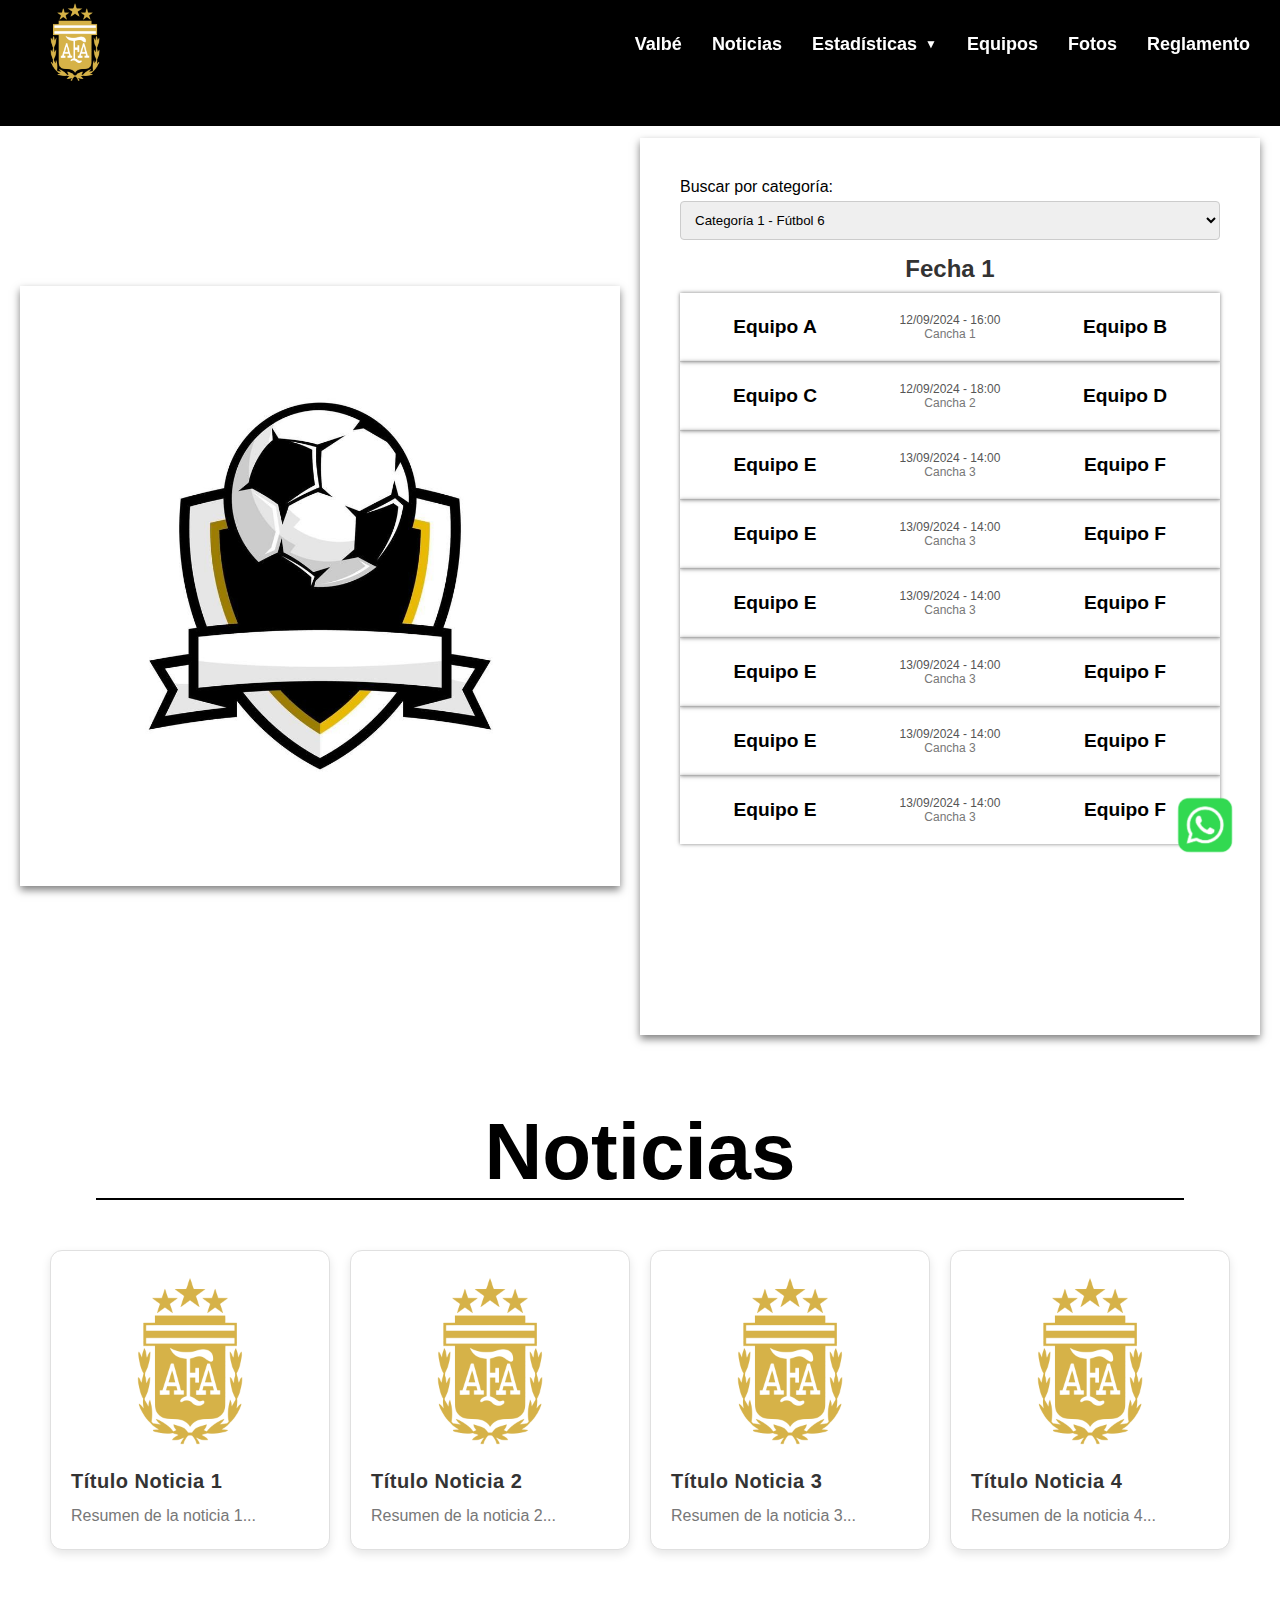
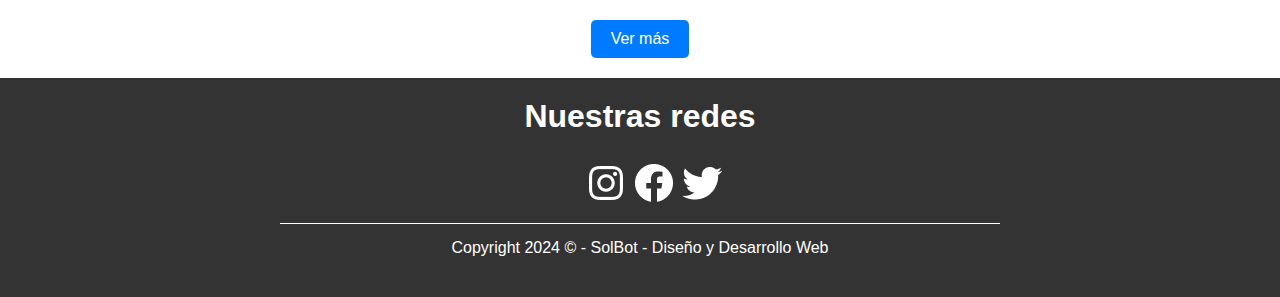
<file: index.html>
<!DOCTYPE html>
<html lang="es">
<head>
    <meta charset="UTF-8">
    <meta name="viewport" content="width=device-width, initial-scale=1.0">
    <title>Complejo Valbé</title>
    <link rel="stylesheet" href="styles.css">
</head>
<style>
    .titulo_noticia{
        display: block;
        margin-top: 80px;
        text-align: center;
        font-size: 80px;
    }



</style>
<body>
    <header>
        <div class="overlay"></div>
        <nav>
            <div class="logo">
                <img src="imagenes/Seleccion-de-futbol-de-Argentina-Logo.png" alt="Logo del torneo">
            </div>
            <ul class="menu">
                <li><a href="index.html">Valbé</a></li>
                <li><a href="noticias.html">Noticias</a></li>
                <li class="has-submenu"><a href="#estadisticas">Estadísticas</a>
                    <ul class="submenu">
                        <li><a href="categoriaA_F6.html" target="">Categoría "A" - Fútbol 6</a></li>
                        <li><a href="categoriaB_F6.html" target="">Categoría "B" - Fútbol 6</a></li>
                        <li><a href="categoriaA_F9.html" target="">Categoría "A" - Fútbol 9</a></li>
                        <li><a href="categoriaB_F9.html" target="">Categoría "B" - Fútbol 9</a></li> 
                    </ul>
                </li>
                <li><a href="equipos.html">Equipos</a></li>
                <li><a href="fotos.html">Fotos</a></li>
                <li><a href="reglamento.html">Reglamento</a></li>
            </ul>
        </nav>
    </header>

    <section class="logo_fixture">
        <div class="logo_principal">
            <img class="logo_p" src="imagenes/Logo.jpg" alt="Logo del torneo">
        </div>
        <div class="fixture">
            <div class="buscador">
                <label for="categoria">Buscar por categoría:</label>
                <select id="categoria">
                    <option value="categoria1">Categoría 1 - Fútbol 6</option>
                    <option value="categoria2">Categoría 2 - Fútbol 6</option>
                    <option value="categoria3">Categoría 1 - Fútbol 9</option>
                    <option value="categoria3">Categoría 2 - Fútbol 9</option>
                </select>
            </div>
        
            <div class="fixture-lista">
                <h2>Fecha 1</h2>
                <div class="fixture-item">
                    <div class="equipo-left">Equipo A</div>
                    <div class="fixture-info">
                        <p class="fecha-hora">12/09/2024 - 16:00</p>
                        <p class="cancha">Cancha 1</p>
                    </div>
                    <div class="equipo-right">Equipo B</div>
                </div>
                
                <div class="fixture-item">
                    <div class="equipo-left">Equipo C</div>
                    <div class="fixture-info">
                        <p class="fecha-hora">12/09/2024 - 18:00</p>
                        <p class="cancha">Cancha 2</p>
                    </div>
                    <div class="equipo-right">Equipo D</div>
                </div>
                
                <div class="fixture-item">
                    <div class="equipo-left">Equipo E</div>
                    <div class="fixture-info">
                        <p class="fecha-hora">13/09/2024 - 14:00</p>
                        <p class="cancha">Cancha 3</p>
                    </div>
                    <div class="equipo-right">Equipo F</div>
                </div>

                <div class="fixture-item">
                    <div class="equipo-left">Equipo E</div>
                    <div class="fixture-info">
                        <p class="fecha-hora">13/09/2024 - 14:00</p>
                        <p class="cancha">Cancha 3</p>
                    </div>
                    <div class="equipo-right">Equipo F</div>
                </div>

                <div class="fixture-item">
                    <div class="equipo-left">Equipo E</div>
                    <div class="fixture-info">
                        <p class="fecha-hora">13/09/2024 - 14:00</p>
                        <p class="cancha">Cancha 3</p>
                    </div>
                    <div class="equipo-right">Equipo F</div>
                </div>

                <div class="fixture-item">
                    <div class="equipo-left">Equipo E</div>
                    <div class="fixture-info">
                        <p class="fecha-hora">13/09/2024 - 14:00</p>
                        <p class="cancha">Cancha 3</p>
                    </div>
                    <div class="equipo-right">Equipo F</div>
                </div>

                <div class="fixture-item">
                    <div class="equipo-left">Equipo E</div>
                    <div class="fixture-info">
                        <p class="fecha-hora">13/09/2024 - 14:00</p>
                        <p class="cancha">Cancha 3</p>
                    </div>
                    <div class="equipo-right">Equipo F</div>
                </div>

                <div class="fixture-item">
                    <div class="equipo-left">Equipo E</div>
                    <div class="fixture-info">
                        <p class="fecha-hora">13/09/2024 - 14:00</p>
                        <p class="cancha">Cancha 3</p>
                    </div>
                    <div class="equipo-right">Equipo F</div>
                </div>
        
                <!-- Resto de los fixtures -->
            </div>
        </div>
        
        </div>
    </section>

    <h1 class="titulo_noticia">Noticias</h1>
    <hr>
    <section class="noticias-seccion">
        <div class="noticias">
            <!-- Noticias (agrega contenido dinámico aquí) -->
            <div class="noticia" onclick="openModal('modal1')">
                <img src="imagenes/Seleccion-de-futbol-de-Argentina-Logo.png" alt="Noticia 1">
                <h3>Título Noticia 1</h3>
                <p>Resumen de la noticia 1...</p>
            </div>
            <div class="noticia" onclick="openModal('modal2')">
                <img src="imagenes/Seleccion-de-futbol-de-Argentina-Logo.png" alt="Noticia 2">
                <h3>Título Noticia 2</h3>
                <p>Resumen de la noticia 2...</p>
            </div>
            <div class="noticia" onclick="openModal('modal3')">
                <img src="imagenes/Seleccion-de-futbol-de-Argentina-Logo.png" alt="Noticia 3">
                <h3>Título Noticia 3</h3>
                <p>Resumen de la noticia 3...</p>
            </div>
            <div class="noticia" onclick="openModal('modal4')">
                <img src="imagenes/Seleccion-de-futbol-de-Argentina-Logo.png" alt="Noticia 4">
                <h3>Título Noticia 4</h3>
                <p>Resumen de la noticia 4...</p>
            </div>
        </div>
    </section>

    <!-- Modales -->
    <div id="modal1" class="modal">
        <div class="modal-content">
            <span class="close" onclick="closeModal('modal1')">&times;</span>
            <img src="imagenes/Seleccion-de-futbol-de-Argentina-Logo.png" alt="Noticia 1">
            <h3>Título Noticia 1</h3>
            <p>Detalle completo de la noticia 1...</p>
        </div>
    </div>
    <div id="modal2" class="modal">
        <div class="modal-content">
            <span class="close" onclick="closeModal('modal2')">&times;</span>
            <img src="imagenes/Seleccion-de-futbol-de-Argentina-Logo.png" alt="Noticia 2">
            <h3>Título Noticia 1</h3>
            <p>Detalle completo de la noticia 1...</p>
        </div>
    </div>
    <div id="modal3" class="modal">
        <div class="modal-content">
            <span class="close" onclick="closeModal('modal3')">&times;</span>
            <img src="imagenes/Seleccion-de-futbol-de-Argentina-Logo.png" alt="Noticia 3">
            <h3>Título Noticia 1</h3>
            <p>Detalle completo de la noticia 1...</p>
        </div>
    </div>
    <div id="modal4" class="modal">
        <div class="modal-content">
            <span class="close" onclick="closeModal('modal4')">&times;</span>
            <img src="imagenes/Seleccion-de-futbol-de-Argentina-Logo.png" alt="Noticia 4">
            <h3>Título Noticia 4</h3>
            <p>Detalle completo de la noticia 4...</p>
        </div>
    </div>
    <!-- Agrega más modales según sea necesario -->

    <button id="toggle-ver" onclick="mostrarMas()">Ver más</button>
    

    <footer class="footer container" id="contacto">
        <h2>Nuestras redes</h2>
        <div class="linkredes">
            <a href="#" class="ig" target="_blank"> <img src="imagenes/instagram_white_28dp.png" alt=""></a> 
            <a href="#" class="fb" target="_blank"> <img src="imagenes/facebook_white_28dp.png" alt=""></a> 
            <a href="#" class="twt" target="_blank"> <img src="imagenes/twitter_white_28dp.png" alt=""></a> 
        </div>

        <div class="footer-txt">
            <p>
                <hr>
                Copyright 2024 © - SolBot - Diseño y Desarrollo Web
            </p>
        </div>
    </footer>

    <a href="https://wa.me/54" class="btn-wsp" target="_blank">
        <img src="imagenes/wpp.webp" alt="WhatsApp">
    </a>

    <script>
        function openModal(modalId) {
            document.getElementById(modalId).style.display = 'block';
        }

        function closeModal(modalId) {
            document.getElementById(modalId).style.display = 'none';
        }

        // Cambiar la clase del nav en base al scroll
        window.addEventListener('scroll', function() {
            const nav = document.querySelector('nav');
            if (window.scrollY > 50) {
                nav.classList.add('scrolled');
                nav.classList.remove('transparent');
            } else {
                nav.classList.add('transparent');
                nav.classList.remove('scrolled');
            }
        });

        document.getElementById("toggle-ver").addEventListener("click", function() {
  // Selecciona las noticias ocultas y las visibles
  var hiddenElements = document.querySelectorAll(".blog-1.hidden");
  var visibleElements = document.querySelectorAll(".blog-1:not(.hidden)");

  if (this.textContent === "Ver más") {
      // Si el texto del botón es "Ver más", muestra las noticias ocultas
      hiddenElements.forEach(function(element) {
          element.classList.remove("hidden");
      });
      this.textContent = "Ver menos";
  } else {
      // Si el texto del botón es "Ver menos", oculta las noticias después de la cuarta
      visibleElements.forEach(function(element, index) {
          if (index >= 4) {
              element.classList.add("hidden");
          }
      });
      this.textContent = "Ver más";
  }
});

// Al cargar la página, asegúrate de que las noticias después de la cuarta estén ocultas
window.addEventListener("DOMContentLoaded", function() {
  var blogElements = document.querySelectorAll(".blog-1");
  blogElements.forEach(function(element, index) {
      if (index >= 4) {
          element.classList.add("hidden");
      }
  });
});
    </script>
</body>
</html>
</file>
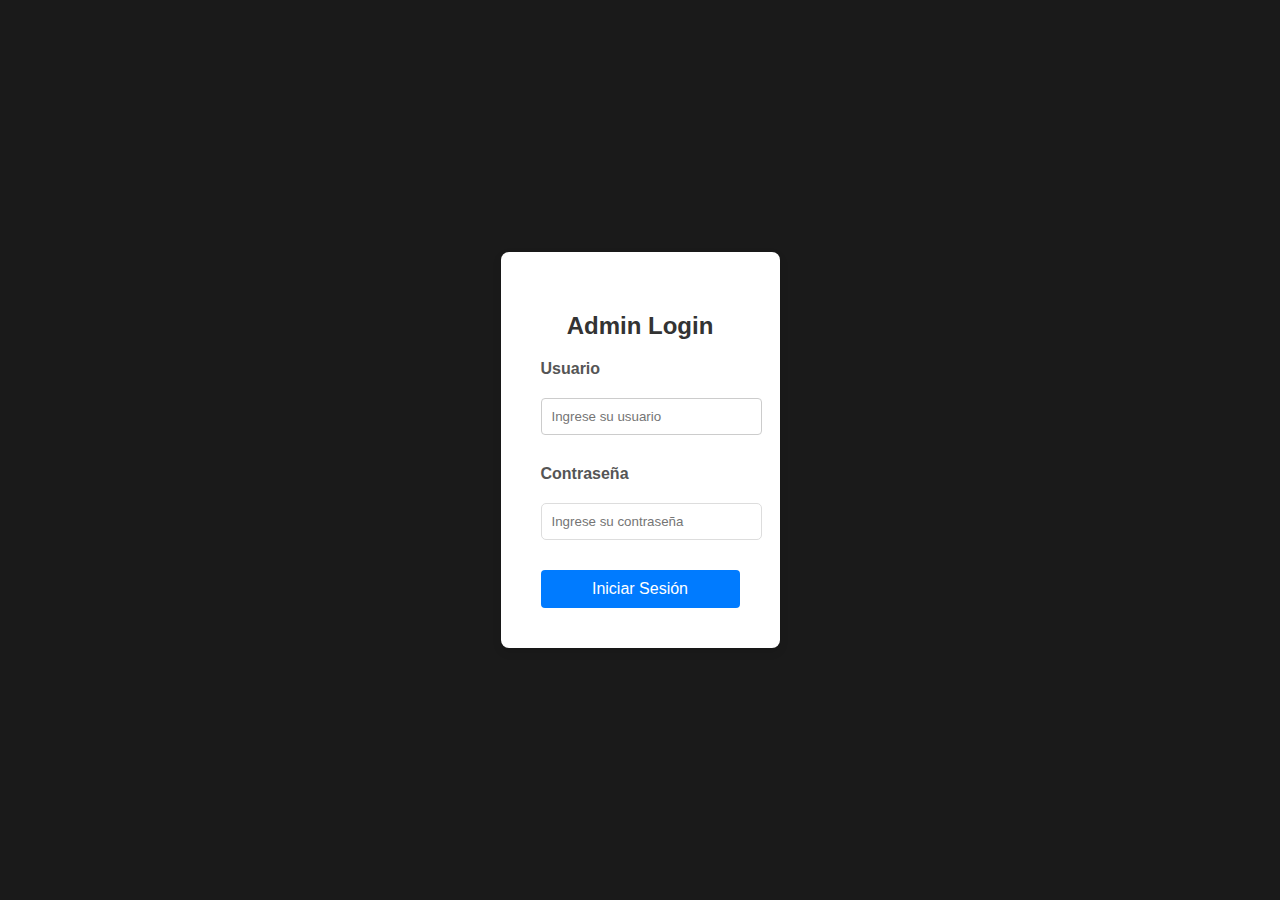
<file: administrador.html>
<!DOCTYPE html>
<html lang="es">
<head>
    <meta charset="UTF-8">
    <meta name="viewport" content="width=device-width, initial-scale=1.0">
    <title>Admin - Complejo Valbé</title>
    <link rel="stylesheet" href="admin-styles.css">
</head>
<body>

    <!-- Sección de Login -->
    <section class="login-section" id="loginSection">
        <div class="login-container">
            <h2>Admin Login</h2>
            <form id="loginForm">
                <label for="username">Usuario</label>
                <input type="text" id="username" placeholder="Ingrese su usuario" required>
                
                <label for="password">Contraseña</label>
                <input type="password" id="password" placeholder="Ingrese su contraseña" required>
                
                <button type="submit">Iniciar Sesión</button>
            </form>
        </div>
    </section>

    <!-- Panel de Administración -->
    <section class="admin-panel" id="adminPanel" style="display: none;">
        <nav class="admin-nav">
            <h2>Panel de Administración</h2>
            <ul>
                <li><a href="#" onclick="showSection('fixtureSection')">Gestionar Fixture</a></li>
                <li><a href="#" onclick="showSection('photosSection')">Subir Fotos</a></li>
                <li><a href="#" onclick="showSection('newsSection')">Gestionar Noticias</a></li>
            </ul>
            <button onclick="logout()">Cerrar Sesión</button>
        </nav>

        <div class="admin-content">
            <!-- Sección de Fixture -->
            <div id="fixtureSection" class="admin-section" style="display: none;">
                <h3>Gestionar Fixture</h3>
                <form id="fixtureForm">
                    <label for="fixture-category">Categoría</label>
                    <select id="fixture-category" required>
                        <option value="" disabled selected>Selecciona una categoría</option>
                        <option value="categoriaA">Categoría A</option>
                        <option value="categoriaB">Categoría B</option>
                        <!-- Agrega más categorías si es necesario -->
                    </select>
                    
                    <label for="fixture-date">Fecha</label>
                    <input type="date" id="fixture-date" required>

                    <label for="fixture-time">Hora</label>
                    <input type="time" id="fixture-time" required>

                    <label for="fixture-teams">Equipo "A"</label>
                    <select id="fixture-teams" required>
                        <option value="" disabled selected>Selecciona un equipo</option>
                        <option value="equipo1">Equipo 1</option>
                        <option value="equipo2">Equipo 2</option>
                        <option value="equipo3">Equipo 3</option>
                        <!-- Agrega más equipos según sea necesario -->
                    </select>

                    <label for="fixture-teams-opponent">Equipo "B"</label>
                    <select id="fixture-teams-opponent" required>
                        <option value="" disabled selected>Selecciona el equipo contrario</option>
                        <option value="equipo1">Equipo 1</option>
                        <option value="equipo2">Equipo 2</option>
                        <option value="equipo3">Equipo 3</option>
                        <!-- Agrega más equipos según sea necesario -->
                    </select>

                    <label for="fixture-court">Cancha</label>
                    <select id="fixture-court" required>
                        <option value="" disabled selected>Selecciona una cancha</option>
                        <option value="cancha1">Cancha 1</option>
                        <option value="cancha2">Cancha 2</option>
                        <option value="cancha3">Cancha 3</option>
                        <!-- Agrega más canchas si es necesario -->
                    </select>

                    <button type="submit">Guardar Fixture</button>
                </form>

                <!-- Sección para mostrar partidos cargados -->
                <div id="fixturesList" class="fixtures-list">
                    <h4>Partidos Cargados</h4>
                    <div id="categoriaASection" class="category-section">
                        <h5>Categoría A</h5>
                        <table class="fixturesTable">
                            <thead>
                                <tr>
                                    <th>Fecha</th>
                                    <th>Hora</th>
                                    <th>Cancha</th>
                                    <th>Equipo A</th>
                                    <th>Equipo B</th>
                                </tr>
                            </thead>
                            <tbody id="categoriaATableBody">
                                <!-- Los partidos de Categoría A se agregarán aquí -->
                            </tbody>
                        </table>
                    </div>

                    <div id="categoriaBSection" class="category-section">
                        <h5>Categoría B</h5>
                        <table class="fixturesTable">
                            <thead>
                                <tr>
                                    <th>Fecha</th>
                                    <th>Hora</th>
                                    <th>Cancha</th>
                                    <th>Equipo A</th>
                                    <th>Equipo B</th>
                                </tr>
                            </thead>
                            <tbody id="categoriaBTableBody">
                                <!-- Los partidos de Categoría B se agregarán aquí -->
                            </tbody>
                        </table>
                    </div>
                </div>
            </div>




            <!-- Sección de Fotos -->
            <div id="photosSection" class="admin-section" style="display: none;">
                <h3>Subir Fotos</h3>
                <form enctype="multipart/form-data">
                    <label for="photo-title">Título</label>
                    <input type="text" id="photo-title" placeholder="Título de la colección" required>

                    <label for="photo-date">Fecha</label>
                    <input type="date" id="photo-date" required>

                    <label for="photo-upload">Seleccionar Fotos</label>
                    <input type="file" id="photo-upload" multiple required>

                    <button type="submit">Subir Fotos</button>
                </form>
            </div>

            <!-- Sección de Noticias -->
            <div id="newsSection" class="admin-section" style="display: none;">
                <h3>Gestionar Noticias</h3>
                <form enctype="multipart/form-data">
                    <label for="news-title">Título</label>
                    <input type="text" id="news-title" placeholder="Título de la noticia" required>

                    <label for="news-image">Foto</label>
                    <input type="file" id="news-image" accept="image/*" required>

                    <label for="news-summary">Resumen</label>
                    <textarea id="news-summary" placeholder="Resumen de la noticia" rows="3" required></textarea>

                    <label for="news-content">Noticia Completa</label>
                    <textarea id="news-content" placeholder="Contenido de la noticia" rows="6" required></textarea>

                    <button type="submit">Guardar Noticia</button>
                </form>
            </div>

        </div>
    </section>

    <script>
        // Simulación de Login
        document.getElementById('loginForm').addEventListener('submit', function(e) {
            e.preventDefault();
            var username = document.getElementById('username').value;
            var password = document.getElementById('password').value;

            // Validación simple
            if (username === "admin" && password === "1234") {
                document.getElementById('loginSection').style.display = 'none';
                document.getElementById('adminPanel').style.display = 'flex';
            } else {
                alert("Usuario o contraseña incorrectos");
            }
        });

        // Mostrar sección
        function showSection(sectionId) {
            var sections = document.querySelectorAll('.admin-section');
            sections.forEach(function(section) {
                section.style.display = 'none';
            });
            document.getElementById(sectionId).style.display = 'block';
        }

        // Cerrar sesión
        function logout() {
            document.getElementById('adminPanel').style.display = 'none';
            document.getElementById('loginSection').style.display = 'flex';
        }

        document.getElementById('fixtureForm').addEventListener('submit', function(event) {
    event.preventDefault(); // Evita el envío del formulario

    // Obtén los valores del formulario
    const category = document.getElementById('fixture-category').value;
    const date = document.getElementById('fixture-date').value;
    const time = document.getElementById('fixture-time').value;
    const teamA = document.getElementById('fixture-teams').value;
    const teamB = document.getElementById('fixture-teams-opponent').value;
    const court = document.getElementById('fixture-court').value;

    // Selecciona la tabla correcta según la categoría
    let tableBodyId;
    if (category === 'categoriaA') {
        tableBodyId = 'categoriaATableBody';
    } else if (category === 'categoriaB') {
        tableBodyId = 'categoriaBTableBody';
    }

    if (tableBodyId) {
        // Crea una nueva fila para la tabla
        const newRow = document.createElement('tr');
        newRow.innerHTML = `
            <td>${date}</td>
            <td>${time}</td>
            <td>${court}</td>
            <td>${teamA}</td>
            <td>${teamB}</td>
        `;

        // Agrega la fila a la tabla correspondiente
        document.getElementById(tableBodyId).appendChild(newRow);

        // Limpia el formulario después de agregar el partido
        this.reset();
    }
});

    </script>

</body>
</html>
</file>
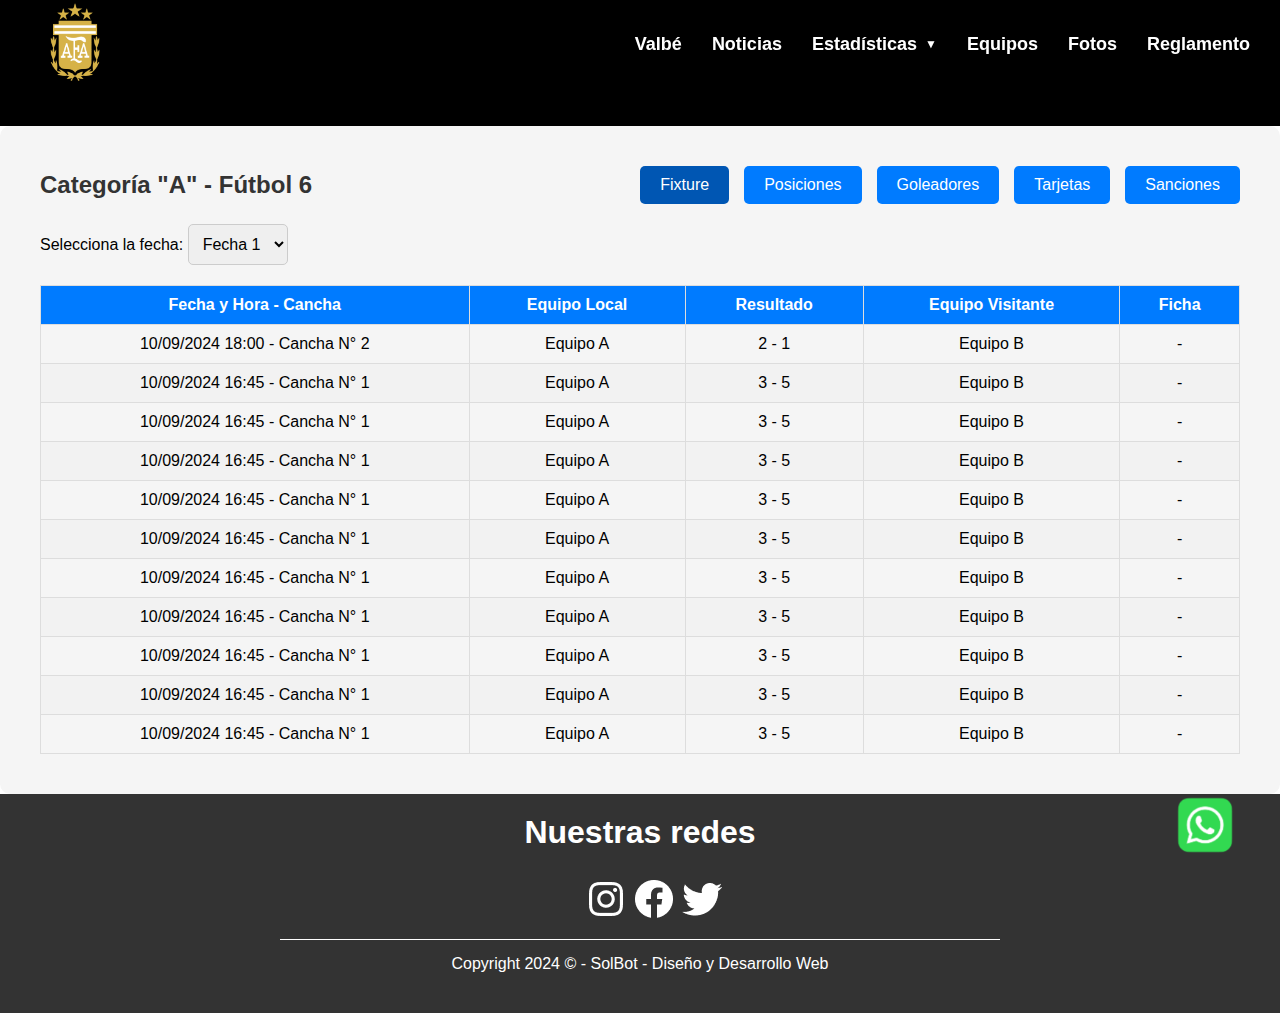
<file: categoriaA_F6.html>
<!DOCTYPE html>
<html lang="es">
<head>
    <meta charset="UTF-8">
    <meta name="viewport" content="width=device-width, initial-scale=1.0">
    <title>Complejo Valbé</title>
    <link rel="stylesheet" href="styles.css">
</head>
<style>
.categoria-section {
  background-color: #f5f5f5;
  padding: 40px;
  border-radius: 10px;
  display: block;
}

</style>
<body>
    <header>
        
        <nav>
            <div class="logo">
                <img src="imagenes/Seleccion-de-futbol-de-Argentina-Logo.png" alt="Logo del torneo">
            </div>
            <ul class="menu">
                <li><a href="index.html">Valbé</a></li>
                <li><a href="noticias.html">Noticias</a></li>
                <li class="has-submenu"><a href="#estadisticas">Estadísticas</a>
                    <ul class="submenu">
                        <li><a href="categoriaA_F6.html" target="">Categoría "A" - Fútbol 6</a></li>
                        <li><a href="categoriaB_F6.html" target="">Categoría "B" - Fútbol 6</a></li>
                        <li><a href="categoriaA_F9.html" target="">Categoría "A" - Fútbol 9</a></li>
                        <li><a href="categoriaB_F9.html" target="">Categoría "B" - Fútbol 9</a></li> 
                    </ul>
                </li>
                <li><a href="equipos.html">Equipos</a></li>
                <li><a href="fotos.html">Fotos</a></li>
                <li><a href="reglamento.html">Reglamento</a></li>
            </ul>
        </nav>
    </header>

    <!-- Nueva sección entre el header y el footer -->
    <section class="categoria-section">
        <div class="categoria-header">
            <h2>Categoría "A" - Fútbol 6</h2>
            <div class="menu-selectable">
                <button data-tab="fixture" class="active">Fixture</button>
                <button data-tab="posiciones">Posiciones</button>
                <button data-tab="goleadores">Goleadores</button>
                <button data-tab="tarjetas">Tarjetas</button>
                <button data-tab="sanciones">Sanciones</button>
            </div>
        </div>
    
        <div class="tab-content active" id="fixture">
            <div class="fecha-selector">
                <label for="fechas">Selecciona la fecha:</label>
                <select id="fechas">
                    <option value="fecha1">Fecha 1</option>
                    <option value="fecha2">Fecha 2</option>
                    <!-- Agrega más opciones hasta la fecha 10 -->
                </select>
            </div>
    
            <table class="fixture-table">
                <thead>
                    <tr>
                        <th>Fecha y Hora - Cancha</th>
                        <th>Equipo Local</th>
                        <th>Resultado</th>
                        <th>Equipo Visitante</th>
                        <th>Ficha</th>
                    </tr>
                </thead>
                <tbody>
                    <tr>
                        <td>10/09/2024 18:00 - Cancha N° 2</td>
                        <td>Equipo A</td>
                        <td>2 - 1</td>
                        <td>Equipo B</td>
                        <td>-</td>
                    </tr>
                    <tr>
                        <td>10/09/2024 16:45 - Cancha N° 1</td>
                        <td>Equipo A</td>
                        <td>3 - 5</td>
                        <td>Equipo B</td>
                        <td>-</td>
                    </tr>
                    <tr>
                        <td>10/09/2024 16:45 - Cancha N° 1</td>
                        <td>Equipo A</td>
                        <td>3 - 5</td>
                        <td>Equipo B</td>
                        <td>-</td>
                    </tr>
                    <tr>
                        <td>10/09/2024 16:45 - Cancha N° 1</td>
                        <td>Equipo A</td>
                        <td>3 - 5</td>
                        <td>Equipo B</td>
                        <td>-</td>
                    </tr>
                    <tr>
                        <td>10/09/2024 16:45 - Cancha N° 1</td>
                        <td>Equipo A</td>
                        <td>3 - 5</td>
                        <td>Equipo B</td>
                        <td>-</td>
                    </tr>
                    <tr>
                        <td>10/09/2024 16:45 - Cancha N° 1</td>
                        <td>Equipo A</td>
                        <td>3 - 5</td>
                        <td>Equipo B</td>
                        <td>-</td>
                    </tr>
                    <tr>
                        <td>10/09/2024 16:45 - Cancha N° 1</td>
                        <td>Equipo A</td>
                        <td>3 - 5</td>
                        <td>Equipo B</td>
                        <td>-</td>
                    </tr>
                    <tr>
                        <td>10/09/2024 16:45 - Cancha N° 1</td>
                        <td>Equipo A</td>
                        <td>3 - 5</td>
                        <td>Equipo B</td>
                        <td>-</td>
                    </tr>
                    <tr>
                        <td>10/09/2024 16:45 - Cancha N° 1</td>
                        <td>Equipo A</td>
                        <td>3 - 5</td>
                        <td>Equipo B</td>
                        <td>-</td>
                    </tr>
                    <tr>
                        <td>10/09/2024 16:45 - Cancha N° 1</td>
                        <td>Equipo A</td>
                        <td>3 - 5</td>
                        <td>Equipo B</td>
                        <td>-</td>
                    </tr>
                    <tr>
                        <td>10/09/2024 16:45 - Cancha N° 1</td>
                        <td>Equipo A</td>
                        <td>3 - 5</td>
                        <td>Equipo B</td>
                        <td>-</td>
                    </tr>
                    <!-- Más filas con partidos -->
                </tbody>
            </table>
        </div>
    
        <div class="tab-content" id="posiciones">
            <table class="posiciones-table">
                <thead>
                    <tr>
                        <th>Posición</th>
                        <th>Equipo</th>
                        <th>Puntos</th>
                        <th>PJ</th>
                        <th>PG</th>
                        <th>PE</th>
                        <th>PP</th>
                        <th>GF</th>
                        <th>GC</th>
                        <th>DG</th>
                    </tr>
                </thead>
                <tbody>
                    <!-- Datos de la tabla -->
                    <tr>
                        <td>1°</td>
                        <td>Equipo A</td>
                        <td>6</td>
                        <td>2</td>
                        <td>2</td>
                        <td>0</td>
                        <td>0</td>
                        <td>6</td>
                        <td>3</td>
                        <td>+3</td>
                    </tr>
                    <tr>
                        <td>2°</td>
                        <td>Equipo B</td>
                        <td>3</td>
                        <td>2</td>
                        <td>1</td>
                        <td>1</td>
                        <td>0</td>
                        <td>4</td>
                        <td>3</td>
                        <td>+1</td>
                    </tr>
                    <tr>
                        <td>2°</td>
                        <td>Equipo B</td>
                        <td>3</td>
                        <td>2</td>
                        <td>1</td>
                        <td>1</td>
                        <td>0</td>
                        <td>4</td>
                        <td>3</td>
                        <td>+1</td>
                    </tr>
                    <tr>
                        <td>2°</td>
                        <td>Equipo B</td>
                        <td>3</td>
                        <td>2</td>
                        <td>1</td>
                        <td>1</td>
                        <td>0</td>
                        <td>4</td>
                        <td>3</td>
                        <td>+1</td>
                    </tr>
                    <tr>
                        <td>2°</td>
                        <td>Equipo B</td>
                        <td>3</td>
                        <td>2</td>
                        <td>1</td>
                        <td>1</td>
                        <td>0</td>
                        <td>4</td>
                        <td>3</td>
                        <td>+1</td>
                    </tr>
                    <tr>
                        <td>2°</td>
                        <td>Equipo B</td>
                        <td>3</td>
                        <td>2</td>
                        <td>1</td>
                        <td>1</td>
                        <td>0</td>
                        <td>4</td>
                        <td>3</td>
                        <td>+1</td>
                    </tr>
                    <tr>
                        <td>2°</td>
                        <td>Equipo B</td>
                        <td>3</td>
                        <td>2</td>
                        <td>1</td>
                        <td>1</td>
                        <td>0</td>
                        <td>4</td>
                        <td>3</td>
                        <td>+1</td>
                    </tr>
                    <tr>
                        <td>2°</td>
                        <td>Equipo B</td>
                        <td>3</td>
                        <td>2</td>
                        <td>1</td>
                        <td>1</td>
                        <td>0</td>
                        <td>4</td>
                        <td>3</td>
                        <td>+1</td>
                    </tr>
                    <tr>
                        <td>2°</td>
                        <td>Equipo B</td>
                        <td>3</td>
                        <td>2</td>
                        <td>1</td>
                        <td>1</td>
                        <td>0</td>
                        <td>4</td>
                        <td>3</td>
                        <td>+1</td>
                    </tr>
                    <tr>
                        <td>2°</td>
                        <td>Equipo B</td>
                        <td>3</td>
                        <td>2</td>
                        <td>1</td>
                        <td>1</td>
                        <td>0</td>
                        <td>4</td>
                        <td>3</td>
                        <td>+1</td>
                    </tr>
                    <tr>
                        <td>2°</td>
                        <td>Equipo B</td>
                        <td>3</td>
                        <td>2</td>
                        <td>1</td>
                        <td>1</td>
                        <td>0</td>
                        <td>4</td>
                        <td>3</td>
                        <td>+1</td>
                    </tr>
                    <tr>
                        <td>2°</td>
                        <td>Equipo B</td>
                        <td>3</td>
                        <td>2</td>
                        <td>1</td>
                        <td>1</td>
                        <td>0</td>
                        <td>4</td>
                        <td>3</td>
                        <td>+1</td>
                    </tr>
                    <tr>
                        <td>2°</td>
                        <td>Equipo B</td>
                        <td>3</td>
                        <td>2</td>
                        <td>1</td>
                        <td>1</td>
                        <td>0</td>
                        <td>4</td>
                        <td>3</td>
                        <td>+1</td>
                    </tr>
                    <tr>
                        <td>2°</td>
                        <td>Equipo B</td>
                        <td>3</td>
                        <td>2</td>
                        <td>1</td>
                        <td>1</td>
                        <td>0</td>
                        <td>4</td>
                        <td>3</td>
                        <td>+1</td>
                    </tr>
                    <tr>
                        <td>2°</td>
                        <td>Equipo B</td>
                        <td>3</td>
                        <td>2</td>
                        <td>1</td>
                        <td>1</td>
                        <td>0</td>
                        <td>4</td>
                        <td>3</td>
                        <td>+1</td>
                    </tr>
                    <tr>
                        <td>2°</td>
                        <td>Equipo B</td>
                        <td>3</td>
                        <td>2</td>
                        <td>1</td>
                        <td>1</td>
                        <td>0</td>
                        <td>4</td>
                        <td>3</td>
                        <td>+1</td>
                    </tr>
                    <tr>
                        <td>2°</td>
                        <td>Equipo B</td>
                        <td>3</td>
                        <td>2</td>
                        <td>1</td>
                        <td>1</td>
                        <td>0</td>
                        <td>4</td>
                        <td>3</td>
                        <td>+1</td>
                    </tr>
                    <tr>
                        <td>2°</td>
                        <td>Equipo B</td>
                        <td>3</td>
                        <td>2</td>
                        <td>1</td>
                        <td>1</td>
                        <td>0</td>
                        <td>4</td>
                        <td>3</td>
                        <td>+1</td>
                    </tr>

                </tbody>
            </table>
        </div>
    
        <div class="tab-content" id="goleadores">
            <table class="goleadores-table">
                <thead>
                    <tr>
                        <th>Jugador</th>
                        <th>Equipo</th>
                        <th>Goles</th>
                    </tr>
                </thead>
                <tbody>
                    <tr>
                        <td>Jugador 1</td>
                        <td>Equipo A</td>
                        <td>15</td>
                    </tr>
                    <tr>
                        <td>Jugador 2</td>
                        <td>Equipo B</td>
                        <td>12</td>
                    </tr>
                    <tr>
                        <td>Jugador 2</td>
                        <td>Equipo B</td>
                        <td>12</td>
                    </tr>
                    <tr>
                        <td>Jugador 2</td>
                        <td>Equipo B</td>
                        <td>12</td>
                    </tr>
                    <tr>
                        <td>Jugador 2</td>
                        <td>Equipo B</td>
                        <td>12</td>
                    </tr>
                                        <tr>
                        <td>Jugador 2</td>
                        <td>Equipo B</td>
                        <td>12</td>
                    </tr>
                    <!-- Más filas con goleadores -->
                </tbody>
            </table>
        </div>
        
        <div class="tab-content" id="tarjetas">
            <table class="tarjetas-table">
                <thead>
                    <tr>
                        <th>Jugador</th>
                        <th>Equipo</th>
                        <th>Tarjetas Amarillas</th>
                        <th>Tarjetas Rojas</th>
                    </tr>
                </thead>
                <tbody>
                    <tr>
                        <td>Jugador 1</td>
                        <td>Equipo A</td>
                        <td>3</td>
                        <td>1</td>
                    </tr>
                    <tr>
                        <td>Jugador 2</td>
                        <td>Equipo B</td>
                        <td>2</td>
                        <td>0</td>
                    </tr>
                    <tr>
                        <td>Jugador 2</td>
                        <td>Equipo B</td>
                        <td>2</td>
                        <td>0</td>
                    </tr>
                    <tr>
                        <td>Jugador 2</td>
                        <td>Equipo B</td>
                        <td>2</td>
                        <td>0</td>
                    </tr>
                    <tr>
                        <td>Jugador 2</td>
                        <td>Equipo B</td>
                        <td>2</td>
                        <td>0</td>
                    </tr>
                    <tr>
                        <td>Jugador 2</td>
                        <td>Equipo B</td>
                        <td>2</td>
                        <td>0</td>
                    </tr>
                    <!-- Más filas con tarjetas -->
                </tbody>
            </table>
        </div>
        
        <div class="tab-content" id="sanciones">
            <table class="sanciones-table">
                <thead>
                    <tr>
                        <th>Jugador</th>
                        <th>Equipo</th>
                        <th>Fecha de Suspensión</th>
                        <th>Motivo</th>
                        <th>Duración (Partidos)</th>
                        <th>Fecha de Regreso</th>
                    </tr>
                </thead>
                <tbody>
                    <tr>
                        <td>Jugador 1</td>
                        <td>Equipo A</td>
                        <td>2° Fecha</td>
                        <td>Agresión física</td>
                        <td>2</td>
                        <td>5° Fecha</td>
                    </tr>
                    <tr>
                        <td>Jugador 2</td>
                        <td>Equipo B</td>
                        <td>2° Fecha</td>
                        <td>Protesta excesiva</td>
                        <td>1</td>
                        <td>4° Fecha</td>
                    </tr>
                    <tr>
                        <td>Jugador 2</td>
                        <td>Equipo B</td>
                        <td>2° Fecha</td>
                        <td>Protesta excesiva</td>
                        <td>1</td>
                        <td>4° Fecha</td>
                    </tr>
                    <tr>
                        <td>Jugador 2</td>
                        <td>Equipo B</td>
                        <td>2° Fecha</td>
                        <td>Protesta excesiva</td>
                        <td>1</td>
                        <td>4° Fecha</td>
                    </tr>
                    <tr>
                        <td>Jugador 2</td>
                        <td>Equipo B</td>
                        <td>2° Fecha</td>
                        <td>Protesta excesiva</td>
                        <td>1</td>
                        <td>4° Fecha</td>
                    </tr>
                    <tr>
                        <td>Jugador 2</td>
                        <td>Equipo B</td>
                        <td>2° Fecha</td>
                        <td>Protesta excesiva</td>
                        <td>1</td>
                        <td>4° Fecha</td>
                    </tr>
                    <!-- Más filas con sanciones -->
                </tbody>
            </table>
        </div>
    </section>

    <footer class="footer container" id="contacto">
        <h2>Nuestras redes</h2>
        <div class="linkredes">
            <a href="#" class="ig" target="_blank"> <img src="imagenes/instagram_white_28dp.png" alt=""></a> 
            <a href="#" class="fb" target="_blank"> <img src="imagenes/facebook_white_28dp.png" alt=""></a> 
            <a href="#" class="twt" target="_blank"> <img src="imagenes/twitter_white_28dp.png" alt=""></a> 
        </div>

        <div class="footer-txt">
            <p>
                <hr>
                Copyright 2024 © - SolBot - Diseño y Desarrollo Web
            </p>
        </div>
    </footer>

    <a href="https://wa.me/54" class="btn-wsp" target="_blank">
        <img src="imagenes/wpp.webp" alt="WhatsApp">
    </a>

    <script>
        function showTable(tableId) {
            // Ocultar todas las tablas
            const tablas = document.querySelectorAll('.estadisticas-tabla');
            tablas.forEach(tabla => tabla.style.display = 'none');

            // Mostrar la tabla seleccionada
            document.getElementById(tableId).style.display = 'block';
        }

        // Cambiar la clase del nav en base al scroll
        window.addEventListener('scroll', function() {
            const nav = document.querySelector('nav');
            if (window.scrollY > 50) {
                nav.classList.add('scrolled');
                nav.classList.remove('transparent');
            } else {
                nav.classList.add('transparent');
                nav.classList.remove('scrolled');
            }
        });

        document.querySelectorAll('.menu-selectable button').forEach(button => {
        button.addEventListener('click', () => {
        document.querySelectorAll('.menu-selectable button').forEach(btn => btn.classList.remove('active'));
        button.classList.add('active');
        
        const tabContentId = button.getAttribute('data-tab');
        document.querySelectorAll('.tab-content').forEach(tab => tab.classList.remove('active'));
        document.getElementById(tabContentId).classList.add('active');
    });
});

        
    </script>
</body>
</html>
</file>
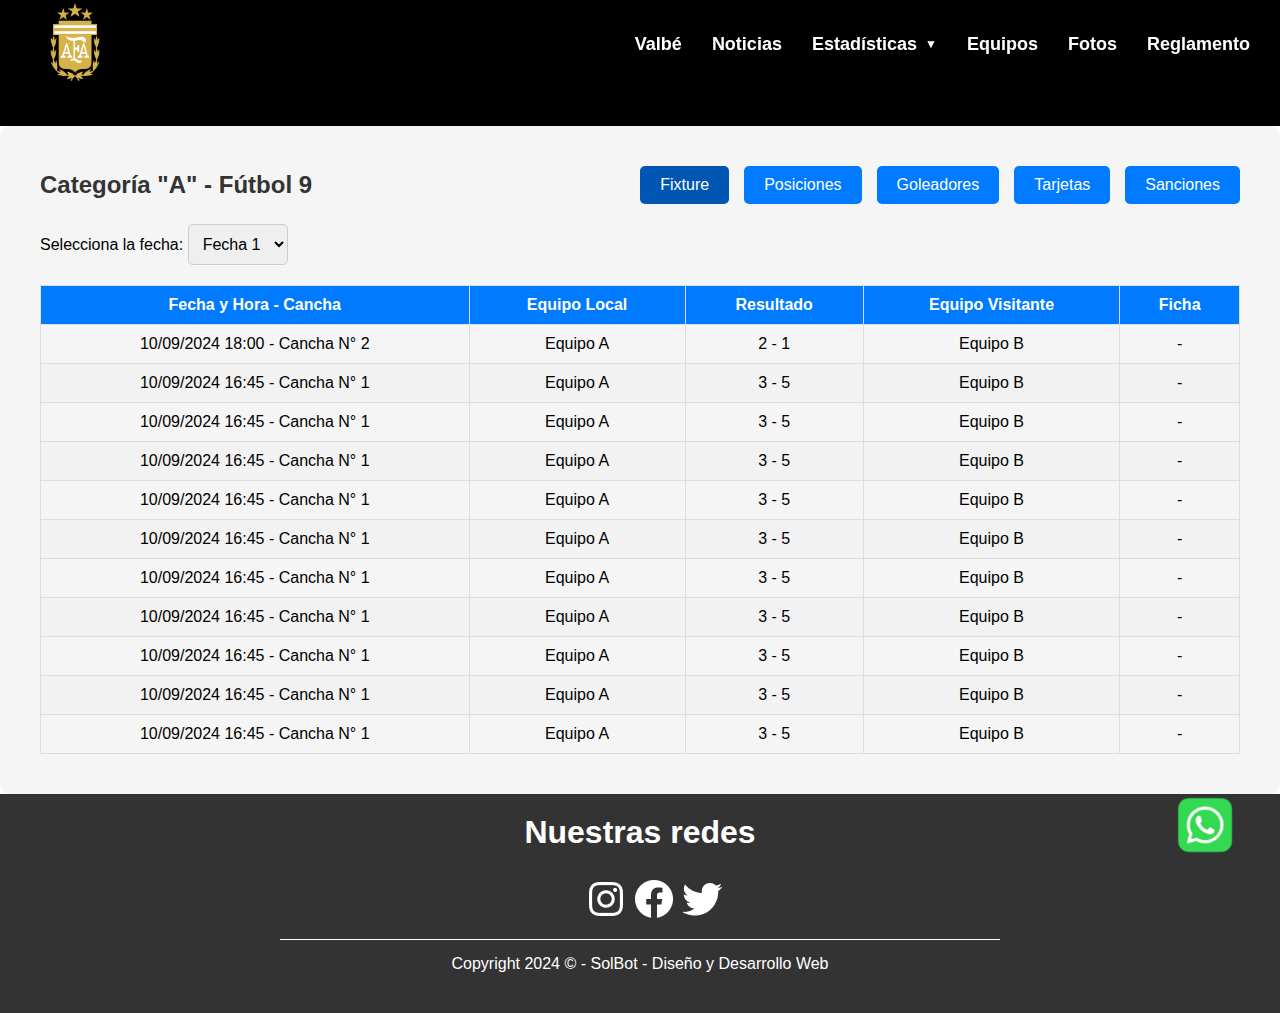
<file: categoriaA_F9.html>
<!DOCTYPE html>
<html lang="es">
<head>
    <meta charset="UTF-8">
    <meta name="viewport" content="width=device-width, initial-scale=1.0">
    <title>Complejo Valbé</title>
    <link rel="stylesheet" href="styles.css">
</head>
<style>
.categoria-section {
  background-color: #f5f5f5;
  padding: 40px;
  border-radius: 10px;
  display: block;
}

</style>
<body>
    <header>
        
        <nav>
            <div class="logo">
                <img src="imagenes/Seleccion-de-futbol-de-Argentina-Logo.png" alt="Logo del torneo">
            </div>
            <ul class="menu">
                <li><a href="index.html">Valbé</a></li>
                <li><a href="noticias.html">Noticias</a></li>
                <li class="has-submenu"><a href="#estadisticas">Estadísticas</a>
                    <ul class="submenu">
                        <li><a href="categoriaA_F6.html" target="">Categoría "A" - Fútbol 6</a></li>
                        <li><a href="categoriaB_F6.html" target="">Categoría "B" - Fútbol 6</a></li>
                        <li><a href="categoriaA_F9.html" target="">Categoría "A" - Fútbol 9</a></li>
                        <li><a href="categoriaB_F9.html" target="">Categoría "B" - Fútbol 9</a></li> 
                    </ul>
                </li>
                <li><a href="equipos.html">Equipos</a></li>
                <li><a href="fotos.html">Fotos</a></li>
                <li><a href="reglamento.html">Reglamento</a></li>
            </ul>
        </nav>
    </header>

    <!-- Nueva sección entre el header y el footer -->
    <section class="categoria-section">
        <div class="categoria-header">
            <h2>Categoría "A" - Fútbol 9</h2>
            <div class="menu-selectable">
                <button data-tab="fixture" class="active">Fixture</button>
                <button data-tab="posiciones">Posiciones</button>
                <button data-tab="goleadores">Goleadores</button>
                <button data-tab="tarjetas">Tarjetas</button>
                <button data-tab="sanciones">Sanciones</button>
            </div>
        </div>
    
        <div class="tab-content active" id="fixture">
            <div class="fecha-selector">
                <label for="fechas">Selecciona la fecha:</label>
                <select id="fechas">
                    <option value="fecha1">Fecha 1</option>
                    <option value="fecha2">Fecha 2</option>
                    <!-- Agrega más opciones hasta la fecha 10 -->
                </select>
            </div>
    
            <table class="fixture-table">
                <thead>
                    <tr>
                        <th>Fecha y Hora - Cancha</th>
                        <th>Equipo Local</th>
                        <th>Resultado</th>
                        <th>Equipo Visitante</th>
                        <th>Ficha</th>
                    </tr>
                </thead>
                <tbody>
                    <tr>
                        <td>10/09/2024 18:00 - Cancha N° 2</td>
                        <td>Equipo A</td>
                        <td>2 - 1</td>
                        <td>Equipo B</td>
                        <td>-</td>
                    </tr>
                    <tr>
                        <td>10/09/2024 16:45 - Cancha N° 1</td>
                        <td>Equipo A</td>
                        <td>3 - 5</td>
                        <td>Equipo B</td>
                        <td>-</td>
                    </tr>
                    <tr>
                        <td>10/09/2024 16:45 - Cancha N° 1</td>
                        <td>Equipo A</td>
                        <td>3 - 5</td>
                        <td>Equipo B</td>
                        <td>-</td>
                    </tr>
                    <tr>
                        <td>10/09/2024 16:45 - Cancha N° 1</td>
                        <td>Equipo A</td>
                        <td>3 - 5</td>
                        <td>Equipo B</td>
                        <td>-</td>
                    </tr>
                    <tr>
                        <td>10/09/2024 16:45 - Cancha N° 1</td>
                        <td>Equipo A</td>
                        <td>3 - 5</td>
                        <td>Equipo B</td>
                        <td>-</td>
                    </tr>
                    <tr>
                        <td>10/09/2024 16:45 - Cancha N° 1</td>
                        <td>Equipo A</td>
                        <td>3 - 5</td>
                        <td>Equipo B</td>
                        <td>-</td>
                    </tr>
                    <tr>
                        <td>10/09/2024 16:45 - Cancha N° 1</td>
                        <td>Equipo A</td>
                        <td>3 - 5</td>
                        <td>Equipo B</td>
                        <td>-</td>
                    </tr>
                    <tr>
                        <td>10/09/2024 16:45 - Cancha N° 1</td>
                        <td>Equipo A</td>
                        <td>3 - 5</td>
                        <td>Equipo B</td>
                        <td>-</td>
                    </tr>
                    <tr>
                        <td>10/09/2024 16:45 - Cancha N° 1</td>
                        <td>Equipo A</td>
                        <td>3 - 5</td>
                        <td>Equipo B</td>
                        <td>-</td>
                    </tr>
                    <tr>
                        <td>10/09/2024 16:45 - Cancha N° 1</td>
                        <td>Equipo A</td>
                        <td>3 - 5</td>
                        <td>Equipo B</td>
                        <td>-</td>
                    </tr>
                    <tr>
                        <td>10/09/2024 16:45 - Cancha N° 1</td>
                        <td>Equipo A</td>
                        <td>3 - 5</td>
                        <td>Equipo B</td>
                        <td>-</td>
                    </tr>
                    <!-- Más filas con partidos -->
                </tbody>
            </table>
        </div>
    
        <div class="tab-content" id="posiciones">
            <table class="posiciones-table">
                <thead>
                    <tr>
                        <th>Posición</th>
                        <th>Equipo</th>
                        <th>Puntos</th>
                        <th>PJ</th>
                        <th>PG</th>
                        <th>PE</th>
                        <th>PP</th>
                        <th>GF</th>
                        <th>GC</th>
                        <th>DG</th>
                    </tr>
                </thead>
                <tbody>
                    <!-- Datos de la tabla -->
                    <tr>
                        <td>1°</td>
                        <td>Equipo A</td>
                        <td>6</td>
                        <td>2</td>
                        <td>2</td>
                        <td>0</td>
                        <td>0</td>
                        <td>6</td>
                        <td>3</td>
                        <td>+3</td>
                    </tr>
                    <tr>
                        <td>2°</td>
                        <td>Equipo B</td>
                        <td>3</td>
                        <td>2</td>
                        <td>1</td>
                        <td>1</td>
                        <td>0</td>
                        <td>4</td>
                        <td>3</td>
                        <td>+1</td>
                    </tr>
                    <tr>
                        <td>2°</td>
                        <td>Equipo B</td>
                        <td>3</td>
                        <td>2</td>
                        <td>1</td>
                        <td>1</td>
                        <td>0</td>
                        <td>4</td>
                        <td>3</td>
                        <td>+1</td>
                    </tr>
                    <tr>
                        <td>2°</td>
                        <td>Equipo B</td>
                        <td>3</td>
                        <td>2</td>
                        <td>1</td>
                        <td>1</td>
                        <td>0</td>
                        <td>4</td>
                        <td>3</td>
                        <td>+1</td>
                    </tr>
                    <tr>
                        <td>2°</td>
                        <td>Equipo B</td>
                        <td>3</td>
                        <td>2</td>
                        <td>1</td>
                        <td>1</td>
                        <td>0</td>
                        <td>4</td>
                        <td>3</td>
                        <td>+1</td>
                    </tr>
                    <tr>
                        <td>2°</td>
                        <td>Equipo B</td>
                        <td>3</td>
                        <td>2</td>
                        <td>1</td>
                        <td>1</td>
                        <td>0</td>
                        <td>4</td>
                        <td>3</td>
                        <td>+1</td>
                    </tr>
                    <tr>
                        <td>2°</td>
                        <td>Equipo B</td>
                        <td>3</td>
                        <td>2</td>
                        <td>1</td>
                        <td>1</td>
                        <td>0</td>
                        <td>4</td>
                        <td>3</td>
                        <td>+1</td>
                    </tr>
                    <tr>
                        <td>2°</td>
                        <td>Equipo B</td>
                        <td>3</td>
                        <td>2</td>
                        <td>1</td>
                        <td>1</td>
                        <td>0</td>
                        <td>4</td>
                        <td>3</td>
                        <td>+1</td>
                    </tr>
                    <tr>
                        <td>2°</td>
                        <td>Equipo B</td>
                        <td>3</td>
                        <td>2</td>
                        <td>1</td>
                        <td>1</td>
                        <td>0</td>
                        <td>4</td>
                        <td>3</td>
                        <td>+1</td>
                    </tr>
                    <tr>
                        <td>2°</td>
                        <td>Equipo B</td>
                        <td>3</td>
                        <td>2</td>
                        <td>1</td>
                        <td>1</td>
                        <td>0</td>
                        <td>4</td>
                        <td>3</td>
                        <td>+1</td>
                    </tr>
                    <tr>
                        <td>2°</td>
                        <td>Equipo B</td>
                        <td>3</td>
                        <td>2</td>
                        <td>1</td>
                        <td>1</td>
                        <td>0</td>
                        <td>4</td>
                        <td>3</td>
                        <td>+1</td>
                    </tr>
                    <tr>
                        <td>2°</td>
                        <td>Equipo B</td>
                        <td>3</td>
                        <td>2</td>
                        <td>1</td>
                        <td>1</td>
                        <td>0</td>
                        <td>4</td>
                        <td>3</td>
                        <td>+1</td>
                    </tr>
                    <tr>
                        <td>2°</td>
                        <td>Equipo B</td>
                        <td>3</td>
                        <td>2</td>
                        <td>1</td>
                        <td>1</td>
                        <td>0</td>
                        <td>4</td>
                        <td>3</td>
                        <td>+1</td>
                    </tr>
                    <tr>
                        <td>2°</td>
                        <td>Equipo B</td>
                        <td>3</td>
                        <td>2</td>
                        <td>1</td>
                        <td>1</td>
                        <td>0</td>
                        <td>4</td>
                        <td>3</td>
                        <td>+1</td>
                    </tr>
                    <tr>
                        <td>2°</td>
                        <td>Equipo B</td>
                        <td>3</td>
                        <td>2</td>
                        <td>1</td>
                        <td>1</td>
                        <td>0</td>
                        <td>4</td>
                        <td>3</td>
                        <td>+1</td>
                    </tr>
                    <tr>
                        <td>2°</td>
                        <td>Equipo B</td>
                        <td>3</td>
                        <td>2</td>
                        <td>1</td>
                        <td>1</td>
                        <td>0</td>
                        <td>4</td>
                        <td>3</td>
                        <td>+1</td>
                    </tr>
                    <tr>
                        <td>2°</td>
                        <td>Equipo B</td>
                        <td>3</td>
                        <td>2</td>
                        <td>1</td>
                        <td>1</td>
                        <td>0</td>
                        <td>4</td>
                        <td>3</td>
                        <td>+1</td>
                    </tr>
                    <tr>
                        <td>2°</td>
                        <td>Equipo B</td>
                        <td>3</td>
                        <td>2</td>
                        <td>1</td>
                        <td>1</td>
                        <td>0</td>
                        <td>4</td>
                        <td>3</td>
                        <td>+1</td>
                    </tr>

                </tbody>
            </table>
        </div>
    
        <div class="tab-content" id="goleadores">
            <table class="goleadores-table">
                <thead>
                    <tr>
                        <th>Jugador</th>
                        <th>Equipo</th>
                        <th>Goles</th>
                    </tr>
                </thead>
                <tbody>
                    <tr>
                        <td>Jugador 1</td>
                        <td>Equipo A</td>
                        <td>15</td>
                    </tr>
                    <tr>
                        <td>Jugador 2</td>
                        <td>Equipo B</td>
                        <td>12</td>
                    </tr>
                    <tr>
                        <td>Jugador 2</td>
                        <td>Equipo B</td>
                        <td>12</td>
                    </tr>
                    <tr>
                        <td>Jugador 2</td>
                        <td>Equipo B</td>
                        <td>12</td>
                    </tr>
                    <tr>
                        <td>Jugador 2</td>
                        <td>Equipo B</td>
                        <td>12</td>
                    </tr>
                                        <tr>
                        <td>Jugador 2</td>
                        <td>Equipo B</td>
                        <td>12</td>
                    </tr>
                    <!-- Más filas con goleadores -->
                </tbody>
            </table>
        </div>
        
        <div class="tab-content" id="tarjetas">
            <table class="tarjetas-table">
                <thead>
                    <tr>
                        <th>Jugador</th>
                        <th>Equipo</th>
                        <th>Tarjetas Amarillas</th>
                        <th>Tarjetas Rojas</th>
                    </tr>
                </thead>
                <tbody>
                    <tr>
                        <td>Jugador 1</td>
                        <td>Equipo A</td>
                        <td>3</td>
                        <td>1</td>
                    </tr>
                    <tr>
                        <td>Jugador 2</td>
                        <td>Equipo B</td>
                        <td>2</td>
                        <td>0</td>
                    </tr>
                    <tr>
                        <td>Jugador 2</td>
                        <td>Equipo B</td>
                        <td>2</td>
                        <td>0</td>
                    </tr>
                    <tr>
                        <td>Jugador 2</td>
                        <td>Equipo B</td>
                        <td>2</td>
                        <td>0</td>
                    </tr>
                    <tr>
                        <td>Jugador 2</td>
                        <td>Equipo B</td>
                        <td>2</td>
                        <td>0</td>
                    </tr>
                    <tr>
                        <td>Jugador 2</td>
                        <td>Equipo B</td>
                        <td>2</td>
                        <td>0</td>
                    </tr>
                    <!-- Más filas con tarjetas -->
                </tbody>
            </table>
        </div>
        
        <div class="tab-content" id="sanciones">
            <table class="sanciones-table">
                <thead>
                    <tr>
                        <th>Jugador</th>
                        <th>Equipo</th>
                        <th>Fecha de Suspensión</th>
                        <th>Motivo</th>
                        <th>Duración (Partidos)</th>
                        <th>Fecha de Regreso</th>
                    </tr>
                </thead>
                <tbody>
                    <tr>
                        <td>Jugador 1</td>
                        <td>Equipo A</td>
                        <td>2° Fecha</td>
                        <td>Agresión física</td>
                        <td>2</td>
                        <td>5° Fecha</td>
                    </tr>
                    <tr>
                        <td>Jugador 2</td>
                        <td>Equipo B</td>
                        <td>2° Fecha</td>
                        <td>Protesta excesiva</td>
                        <td>1</td>
                        <td>4° Fecha</td>
                    </tr>
                    <tr>
                        <td>Jugador 2</td>
                        <td>Equipo B</td>
                        <td>2° Fecha</td>
                        <td>Protesta excesiva</td>
                        <td>1</td>
                        <td>4° Fecha</td>
                    </tr>
                    <tr>
                        <td>Jugador 2</td>
                        <td>Equipo B</td>
                        <td>2° Fecha</td>
                        <td>Protesta excesiva</td>
                        <td>1</td>
                        <td>4° Fecha</td>
                    </tr>
                    <tr>
                        <td>Jugador 2</td>
                        <td>Equipo B</td>
                        <td>2° Fecha</td>
                        <td>Protesta excesiva</td>
                        <td>1</td>
                        <td>4° Fecha</td>
                    </tr>
                    <tr>
                        <td>Jugador 2</td>
                        <td>Equipo B</td>
                        <td>2° Fecha</td>
                        <td>Protesta excesiva</td>
                        <td>1</td>
                        <td>4° Fecha</td>
                    </tr>
                    <!-- Más filas con sanciones -->
                </tbody>
            </table>
        </div>
    </section>

    <footer class="footer container" id="contacto">
        <h2>Nuestras redes</h2>
        <div class="linkredes">
            <a href="#" class="ig" target="_blank"> <img src="imagenes/instagram_white_28dp.png" alt=""></a> 
            <a href="#" class="fb" target="_blank"> <img src="imagenes/facebook_white_28dp.png" alt=""></a> 
            <a href="#" class="twt" target="_blank"> <img src="imagenes/twitter_white_28dp.png" alt=""></a> 
        </div>

        <div class="footer-txt">
            <p>
                <hr>
                Copyright 2024 © - SolBot - Diseño y Desarrollo Web
            </p>
        </div>
    </footer>

    <a href="https://wa.me/54" class="btn-wsp" target="_blank">
        <img src="imagenes/wpp.webp" alt="WhatsApp">
    </a>

    <script>
        function showTable(tableId) {
            // Ocultar todas las tablas
            const tablas = document.querySelectorAll('.estadisticas-tabla');
            tablas.forEach(tabla => tabla.style.display = 'none');

            // Mostrar la tabla seleccionada
            document.getElementById(tableId).style.display = 'block';
        }

        // Cambiar la clase del nav en base al scroll
        window.addEventListener('scroll', function() {
            const nav = document.querySelector('nav');
            if (window.scrollY > 50) {
                nav.classList.add('scrolled');
                nav.classList.remove('transparent');
            } else {
                nav.classList.add('transparent');
                nav.classList.remove('scrolled');
            }
        });

        document.querySelectorAll('.menu-selectable button').forEach(button => {
        button.addEventListener('click', () => {
        document.querySelectorAll('.menu-selectable button').forEach(btn => btn.classList.remove('active'));
        button.classList.add('active');
        
        const tabContentId = button.getAttribute('data-tab');
        document.querySelectorAll('.tab-content').forEach(tab => tab.classList.remove('active'));
        document.getElementById(tabContentId).classList.add('active');
    });
});

        
    </script>
</body>
</html>
</file>
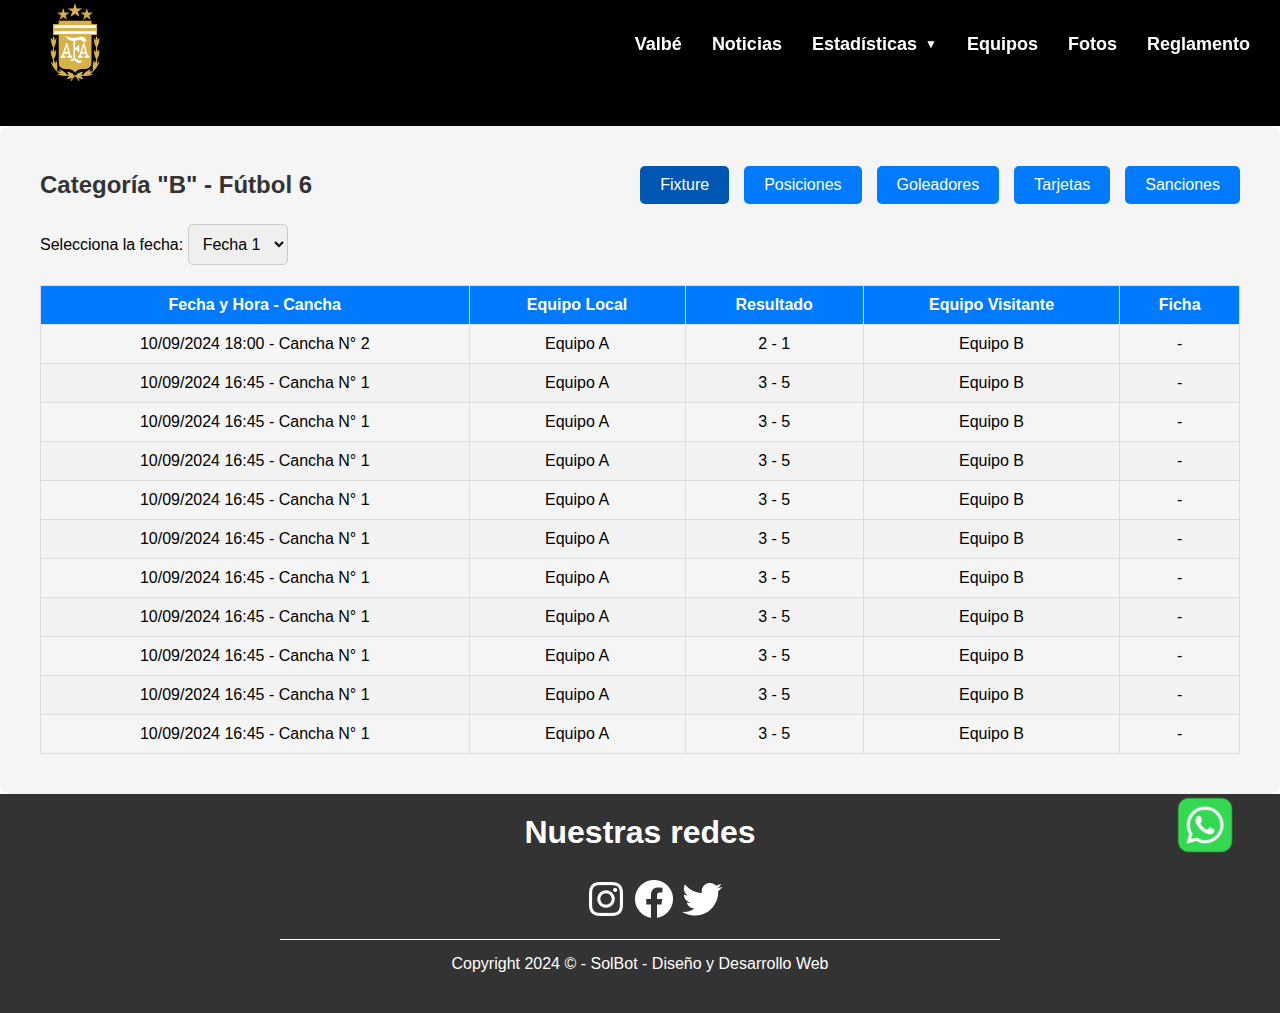
<file: categoriaB_F6.html>
<!DOCTYPE html>
<html lang="es">
<head>
    <meta charset="UTF-8">
    <meta name="viewport" content="width=device-width, initial-scale=1.0">
    <title>Complejo Valbé</title>
    <link rel="stylesheet" href="styles.css">
</head>
<body>
    <header>
        <div class="overlay"></div>
        <nav>
            <div class="logo">
                <img src="imagenes/Seleccion-de-futbol-de-Argentina-Logo.png" alt="Logo del torneo">
            </div>
            <ul class="menu">
                <li><a href="index.html">Valbé</a></li>
                <li><a href="noticias.html">Noticias</a></li>
                <li class="has-submenu"><a href="#estadisticas">Estadísticas</a>
                    <ul class="submenu">
                        <li><a href="categoriaA_F6.html" target="">Categoría "A" - Fútbol 6</a></li>
                        <li><a href="categoriaB_F6.html" target="">Categoría "B" - Fútbol 6</a></li>
                        <li><a href="categoriaA_F9.html" target="">Categoría "A" - Fútbol 9</a></li>
                        <li><a href="categoriaB_F9.html" target="">Categoría "B" - Fútbol 9</a></li> 
                    </ul>
                </li>
                <li><a href="equipos.html">Equipos</a></li>
                <li><a href="fotos.html">Fotos</a></li>
                <li><a href="reglamento.html">Reglamento</a></li>
            </ul>
        </nav>
    </header>

    <!-- Nueva sección entre el header y el footer -->
    <section class="categoria-section">
        <div class="categoria-header">
            <h2>Categoría "B" - Fútbol 6</h2>
            <div class="menu-selectable">
                <button data-tab="fixture" class="active">Fixture</button>
                <button data-tab="posiciones">Posiciones</button>
                <button data-tab="goleadores">Goleadores</button>
                <button data-tab="tarjetas">Tarjetas</button>
                <button data-tab="sanciones">Sanciones</button>
            </div>
        </div>
    
        <div class="tab-content active" id="fixture">
            <div class="fecha-selector">
                <label for="fechas">Selecciona la fecha:</label>
                <select id="fechas">
                    <option value="fecha1">Fecha 1</option>
                    <option value="fecha2">Fecha 2</option>
                    <!-- Agrega más opciones hasta la fecha 10 -->
                </select>
            </div>
    
            <table class="fixture-table">
                <thead>
                    <tr>
                        <th>Fecha y Hora - Cancha</th>
                        <th>Equipo Local</th>
                        <th>Resultado</th>
                        <th>Equipo Visitante</th>
                        <th>Ficha</th>
                    </tr>
                </thead>
                <tbody>
                    <tr>
                        <td>10/09/2024 18:00 - Cancha N° 2</td>
                        <td>Equipo A</td>
                        <td>2 - 1</td>
                        <td>Equipo B</td>
                        <td>-</td>
                    </tr>
                    <tr>
                        <td>10/09/2024 16:45 - Cancha N° 1</td>
                        <td>Equipo A</td>
                        <td>3 - 5</td>
                        <td>Equipo B</td>
                        <td>-</td>
                    </tr>
                    <tr>
                        <td>10/09/2024 16:45 - Cancha N° 1</td>
                        <td>Equipo A</td>
                        <td>3 - 5</td>
                        <td>Equipo B</td>
                        <td>-</td>
                    </tr>
                    <tr>
                        <td>10/09/2024 16:45 - Cancha N° 1</td>
                        <td>Equipo A</td>
                        <td>3 - 5</td>
                        <td>Equipo B</td>
                        <td>-</td>
                    </tr>
                    <tr>
                        <td>10/09/2024 16:45 - Cancha N° 1</td>
                        <td>Equipo A</td>
                        <td>3 - 5</td>
                        <td>Equipo B</td>
                        <td>-</td>
                    </tr>
                    <tr>
                        <td>10/09/2024 16:45 - Cancha N° 1</td>
                        <td>Equipo A</td>
                        <td>3 - 5</td>
                        <td>Equipo B</td>
                        <td>-</td>
                    </tr>
                    <tr>
                        <td>10/09/2024 16:45 - Cancha N° 1</td>
                        <td>Equipo A</td>
                        <td>3 - 5</td>
                        <td>Equipo B</td>
                        <td>-</td>
                    </tr>
                    <tr>
                        <td>10/09/2024 16:45 - Cancha N° 1</td>
                        <td>Equipo A</td>
                        <td>3 - 5</td>
                        <td>Equipo B</td>
                        <td>-</td>
                    </tr>
                    <tr>
                        <td>10/09/2024 16:45 - Cancha N° 1</td>
                        <td>Equipo A</td>
                        <td>3 - 5</td>
                        <td>Equipo B</td>
                        <td>-</td>
                    </tr>
                    <tr>
                        <td>10/09/2024 16:45 - Cancha N° 1</td>
                        <td>Equipo A</td>
                        <td>3 - 5</td>
                        <td>Equipo B</td>
                        <td>-</td>
                    </tr>
                    <tr>
                        <td>10/09/2024 16:45 - Cancha N° 1</td>
                        <td>Equipo A</td>
                        <td>3 - 5</td>
                        <td>Equipo B</td>
                        <td>-</td>
                    </tr>
                    <!-- Más filas con partidos -->
                </tbody>
            </table>
        </div>
    
        <div class="tab-content" id="posiciones">
            <table class="posiciones-table">
                <thead>
                    <tr>
                        <th>Posición</th>
                        <th>Equipo</th>
                        <th>Puntos</th>
                        <th>PJ</th>
                        <th>PG</th>
                        <th>PE</th>
                        <th>PP</th>
                        <th>GF</th>
                        <th>GC</th>
                        <th>DG</th>
                    </tr>
                </thead>
                <tbody>
                    <!-- Datos de la tabla -->
                    <tr>
                        <td>1°</td>
                        <td>Equipo A</td>
                        <td>6</td>
                        <td>2</td>
                        <td>2</td>
                        <td>0</td>
                        <td>0</td>
                        <td>6</td>
                        <td>3</td>
                        <td>+3</td>
                    </tr>
                    <tr>
                        <td>2°</td>
                        <td>Equipo B</td>
                        <td>3</td>
                        <td>2</td>
                        <td>1</td>
                        <td>1</td>
                        <td>0</td>
                        <td>4</td>
                        <td>3</td>
                        <td>+1</td>
                    </tr>
                    <tr>
                        <td>2°</td>
                        <td>Equipo B</td>
                        <td>3</td>
                        <td>2</td>
                        <td>1</td>
                        <td>1</td>
                        <td>0</td>
                        <td>4</td>
                        <td>3</td>
                        <td>+1</td>
                    </tr>
                    <tr>
                        <td>2°</td>
                        <td>Equipo B</td>
                        <td>3</td>
                        <td>2</td>
                        <td>1</td>
                        <td>1</td>
                        <td>0</td>
                        <td>4</td>
                        <td>3</td>
                        <td>+1</td>
                    </tr>
                    <tr>
                        <td>2°</td>
                        <td>Equipo B</td>
                        <td>3</td>
                        <td>2</td>
                        <td>1</td>
                        <td>1</td>
                        <td>0</td>
                        <td>4</td>
                        <td>3</td>
                        <td>+1</td>
                    </tr>
                    <tr>
                        <td>2°</td>
                        <td>Equipo B</td>
                        <td>3</td>
                        <td>2</td>
                        <td>1</td>
                        <td>1</td>
                        <td>0</td>
                        <td>4</td>
                        <td>3</td>
                        <td>+1</td>
                    </tr>
                    <tr>
                        <td>2°</td>
                        <td>Equipo B</td>
                        <td>3</td>
                        <td>2</td>
                        <td>1</td>
                        <td>1</td>
                        <td>0</td>
                        <td>4</td>
                        <td>3</td>
                        <td>+1</td>
                    </tr>
                    <tr>
                        <td>2°</td>
                        <td>Equipo B</td>
                        <td>3</td>
                        <td>2</td>
                        <td>1</td>
                        <td>1</td>
                        <td>0</td>
                        <td>4</td>
                        <td>3</td>
                        <td>+1</td>
                    </tr>
                    <tr>
                        <td>2°</td>
                        <td>Equipo B</td>
                        <td>3</td>
                        <td>2</td>
                        <td>1</td>
                        <td>1</td>
                        <td>0</td>
                        <td>4</td>
                        <td>3</td>
                        <td>+1</td>
                    </tr>
                    <tr>
                        <td>2°</td>
                        <td>Equipo B</td>
                        <td>3</td>
                        <td>2</td>
                        <td>1</td>
                        <td>1</td>
                        <td>0</td>
                        <td>4</td>
                        <td>3</td>
                        <td>+1</td>
                    </tr>
                    <tr>
                        <td>2°</td>
                        <td>Equipo B</td>
                        <td>3</td>
                        <td>2</td>
                        <td>1</td>
                        <td>1</td>
                        <td>0</td>
                        <td>4</td>
                        <td>3</td>
                        <td>+1</td>
                    </tr>
                    <tr>
                        <td>2°</td>
                        <td>Equipo B</td>
                        <td>3</td>
                        <td>2</td>
                        <td>1</td>
                        <td>1</td>
                        <td>0</td>
                        <td>4</td>
                        <td>3</td>
                        <td>+1</td>
                    </tr>
                    <tr>
                        <td>2°</td>
                        <td>Equipo B</td>
                        <td>3</td>
                        <td>2</td>
                        <td>1</td>
                        <td>1</td>
                        <td>0</td>
                        <td>4</td>
                        <td>3</td>
                        <td>+1</td>
                    </tr>
                    <tr>
                        <td>2°</td>
                        <td>Equipo B</td>
                        <td>3</td>
                        <td>2</td>
                        <td>1</td>
                        <td>1</td>
                        <td>0</td>
                        <td>4</td>
                        <td>3</td>
                        <td>+1</td>
                    </tr>
                    <tr>
                        <td>2°</td>
                        <td>Equipo B</td>
                        <td>3</td>
                        <td>2</td>
                        <td>1</td>
                        <td>1</td>
                        <td>0</td>
                        <td>4</td>
                        <td>3</td>
                        <td>+1</td>
                    </tr>
                    <tr>
                        <td>2°</td>
                        <td>Equipo B</td>
                        <td>3</td>
                        <td>2</td>
                        <td>1</td>
                        <td>1</td>
                        <td>0</td>
                        <td>4</td>
                        <td>3</td>
                        <td>+1</td>
                    </tr>
                    <tr>
                        <td>2°</td>
                        <td>Equipo B</td>
                        <td>3</td>
                        <td>2</td>
                        <td>1</td>
                        <td>1</td>
                        <td>0</td>
                        <td>4</td>
                        <td>3</td>
                        <td>+1</td>
                    </tr>
                    <tr>
                        <td>2°</td>
                        <td>Equipo B</td>
                        <td>3</td>
                        <td>2</td>
                        <td>1</td>
                        <td>1</td>
                        <td>0</td>
                        <td>4</td>
                        <td>3</td>
                        <td>+1</td>
                    </tr>

                </tbody>
            </table>
        </div>
    
        <div class="tab-content" id="goleadores">
            <table class="goleadores-table">
                <thead>
                    <tr>
                        <th>Jugador</th>
                        <th>Equipo</th>
                        <th>Goles</th>
                    </tr>
                </thead>
                <tbody>
                    <tr>
                        <td>Jugador 1</td>
                        <td>Equipo A</td>
                        <td>15</td>
                    </tr>
                    <tr>
                        <td>Jugador 2</td>
                        <td>Equipo B</td>
                        <td>12</td>
                    </tr>
                    <tr>
                        <td>Jugador 2</td>
                        <td>Equipo B</td>
                        <td>12</td>
                    </tr>
                    <tr>
                        <td>Jugador 2</td>
                        <td>Equipo B</td>
                        <td>12</td>
                    </tr>
                    <tr>
                        <td>Jugador 2</td>
                        <td>Equipo B</td>
                        <td>12</td>
                    </tr>
                                        <tr>
                        <td>Jugador 2</td>
                        <td>Equipo B</td>
                        <td>12</td>
                    </tr>
                    <!-- Más filas con goleadores -->
                </tbody>
            </table>
        </div>
        
        <div class="tab-content" id="tarjetas">
            <table class="tarjetas-table">
                <thead>
                    <tr>
                        <th>Jugador</th>
                        <th>Equipo</th>
                        <th>Tarjetas Amarillas</th>
                        <th>Tarjetas Rojas</th>
                    </tr>
                </thead>
                <tbody>
                    <tr>
                        <td>Jugador 1</td>
                        <td>Equipo A</td>
                        <td>3</td>
                        <td>1</td>
                    </tr>
                    <tr>
                        <td>Jugador 2</td>
                        <td>Equipo B</td>
                        <td>2</td>
                        <td>0</td>
                    </tr>
                    <tr>
                        <td>Jugador 2</td>
                        <td>Equipo B</td>
                        <td>2</td>
                        <td>0</td>
                    </tr>
                    <tr>
                        <td>Jugador 2</td>
                        <td>Equipo B</td>
                        <td>2</td>
                        <td>0</td>
                    </tr>
                    <tr>
                        <td>Jugador 2</td>
                        <td>Equipo B</td>
                        <td>2</td>
                        <td>0</td>
                    </tr>
                    <tr>
                        <td>Jugador 2</td>
                        <td>Equipo B</td>
                        <td>2</td>
                        <td>0</td>
                    </tr>
                    <!-- Más filas con tarjetas -->
                </tbody>
            </table>
        </div>
        
        <div class="tab-content" id="sanciones">
            <table class="sanciones-table">
                <thead>
                    <tr>
                        <th>Jugador</th>
                        <th>Equipo</th>
                        <th>Fecha de Suspensión</th>
                        <th>Motivo</th>
                        <th>Duración (Partidos)</th>
                        <th>Fecha de Regreso</th>
                    </tr>
                </thead>
                <tbody>
                    <tr>
                        <td>Jugador 1</td>
                        <td>Equipo A</td>
                        <td>2° Fecha</td>
                        <td>Agresión física</td>
                        <td>2</td>
                        <td>5° Fecha</td>
                    </tr>
                    <tr>
                        <td>Jugador 2</td>
                        <td>Equipo B</td>
                        <td>2° Fecha</td>
                        <td>Protesta excesiva</td>
                        <td>1</td>
                        <td>4° Fecha</td>
                    </tr>
                    <tr>
                        <td>Jugador 2</td>
                        <td>Equipo B</td>
                        <td>2° Fecha</td>
                        <td>Protesta excesiva</td>
                        <td>1</td>
                        <td>4° Fecha</td>
                    </tr>
                    <tr>
                        <td>Jugador 2</td>
                        <td>Equipo B</td>
                        <td>2° Fecha</td>
                        <td>Protesta excesiva</td>
                        <td>1</td>
                        <td>4° Fecha</td>
                    </tr>
                    <tr>
                        <td>Jugador 2</td>
                        <td>Equipo B</td>
                        <td>2° Fecha</td>
                        <td>Protesta excesiva</td>
                        <td>1</td>
                        <td>4° Fecha</td>
                    </tr>
                    <tr>
                        <td>Jugador 2</td>
                        <td>Equipo B</td>
                        <td>2° Fecha</td>
                        <td>Protesta excesiva</td>
                        <td>1</td>
                        <td>4° Fecha</td>
                    </tr>
                    <!-- Más filas con sanciones -->
                </tbody>
            </table>
        </div>
    </section>

    <footer class="footer container" id="contacto">
        <h2>Nuestras redes</h2>
        <div class="linkredes">
            <a href="#" class="ig" target="_blank"> <img src="imagenes/instagram_white_28dp.png" alt=""></a> 
            <a href="#" class="fb" target="_blank"> <img src="imagenes/facebook_white_28dp.png" alt=""></a> 
            <a href="#" class="twt" target="_blank"> <img src="imagenes/twitter_white_28dp.png" alt=""></a> 
        </div>

        <div class="footer-txt">
            <p>
                <hr>
                Copyright 2024 © - SolBot - Diseño y Desarrollo Web
            </p>
        </div>
    </footer>

    <a href="https://wa.me/54" class="btn-wsp" target="_blank">
        <img src="imagenes/wpp.webp" alt="WhatsApp">
    </a>

    <script>
        function showTable(tableId) {
            // Ocultar todas las tablas
            const tablas = document.querySelectorAll('.estadisticas-tabla');
            tablas.forEach(tabla => tabla.style.display = 'none');

            // Mostrar la tabla seleccionada
            document.getElementById(tableId).style.display = 'block';
        }

        // Cambiar la clase del nav en base al scroll
        window.addEventListener('scroll', function() {
            const nav = document.querySelector('nav');
            if (window.scrollY > 50) {
                nav.classList.add('scrolled');
                nav.classList.remove('transparent');
            } else {
                nav.classList.add('transparent');
                nav.classList.remove('scrolled');
            }
        });

        document.querySelectorAll('.menu-selectable button').forEach(button => {
        button.addEventListener('click', () => {
        document.querySelectorAll('.menu-selectable button').forEach(btn => btn.classList.remove('active'));
        button.classList.add('active');
        
        const tabContentId = button.getAttribute('data-tab');
        document.querySelectorAll('.tab-content').forEach(tab => tab.classList.remove('active'));
        document.getElementById(tabContentId).classList.add('active');
    });
});

        
    </script>
</body>
</html>
</file>
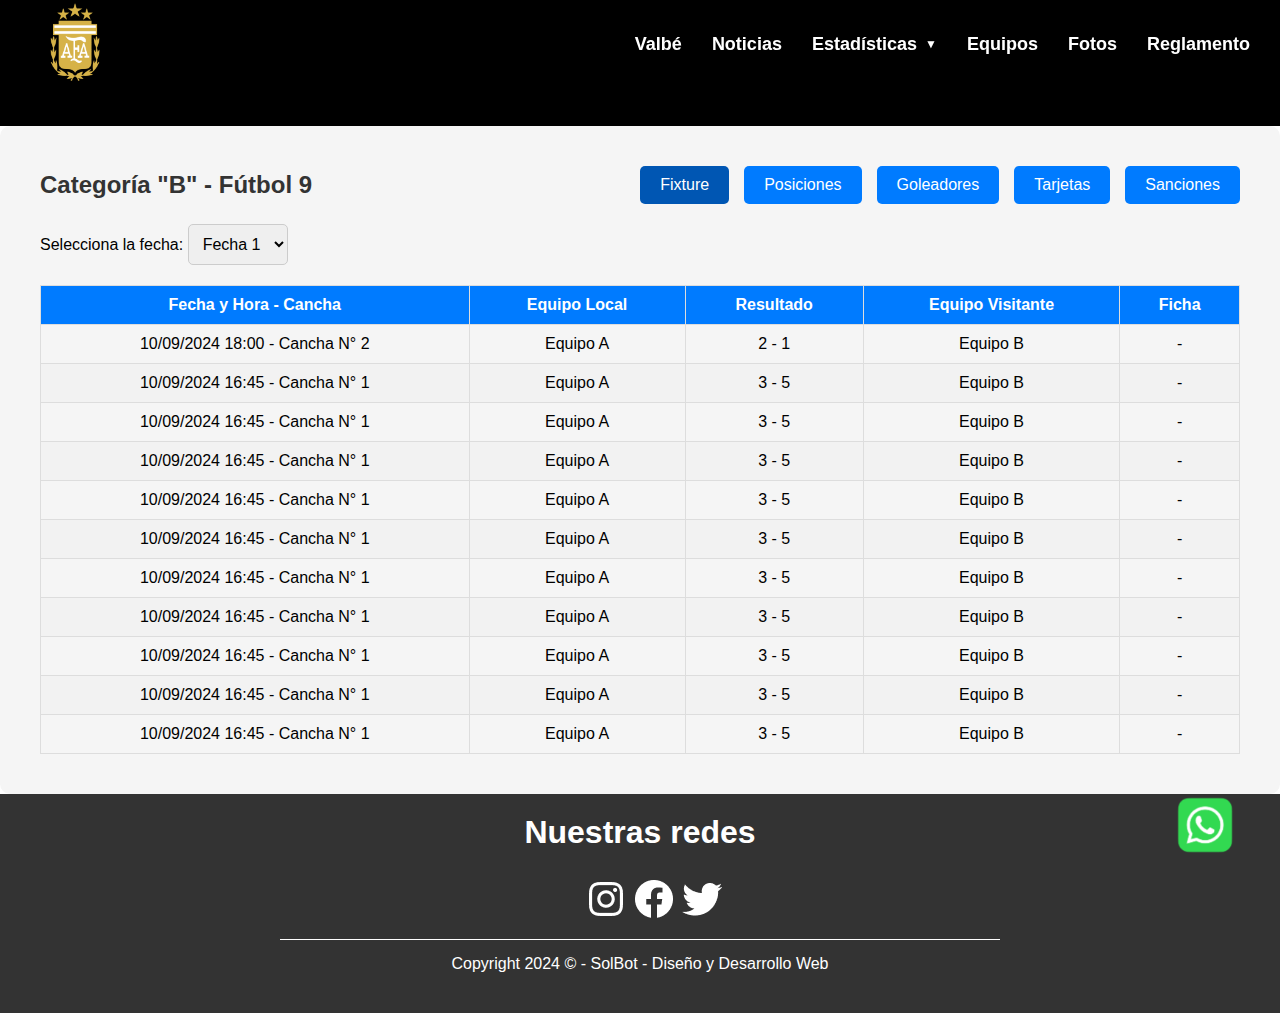
<file: categoriaB_F9.html>
<!DOCTYPE html>
<html lang="es">
<head>
    <meta charset="UTF-8">
    <meta name="viewport" content="width=device-width, initial-scale=1.0">
    <title>Complejo Valbé</title>
    <link rel="stylesheet" href="styles.css">
</head>
<body>
    <header>
        <div class="overlay"></div>
        <nav>
            <div class="logo">
                <img src="imagenes/Seleccion-de-futbol-de-Argentina-Logo.png" alt="Logo del torneo">
            </div>
            <ul class="menu">
                <li><a href="index.html">Valbé</a></li>
                <li><a href="noticias.html">Noticias</a></li>
                <li class="has-submenu"><a href="#estadisticas">Estadísticas</a>
                    <ul class="submenu">
                        <li><a href="categoriaA_F6.html" target="">Categoría "A" - Fútbol 6</a></li>
                        <li><a href="categoriaB_F6.html" target="">Categoría "B" - Fútbol 6</a></li>
                        <li><a href="categoriaA_F9.html" target="">Categoría "A" - Fútbol 9</a></li>
                        <li><a href="categoriaB_F9.html" target="">Categoría "B" - Fútbol 9</a></li> 
                    </ul>
                </li>
                <li><a href="equipos.html">Equipos</a></li>
                <li><a href="fotos.html">Fotos</a></li>
                <li><a href="reglamento.html">Reglamento</a></li>
            </ul>
        </nav>
    </header>

    <!-- Nueva sección entre el header y el footer -->
    <section class="categoria-section">
        <div class="categoria-header">
            <h2>Categoría "B" - Fútbol 9</h2>
            <div class="menu-selectable">
                <button data-tab="fixture" class="active">Fixture</button>
                <button data-tab="posiciones">Posiciones</button>
                <button data-tab="goleadores">Goleadores</button>
                <button data-tab="tarjetas">Tarjetas</button>
                <button data-tab="sanciones">Sanciones</button>
            </div>
        </div>
    
        <div class="tab-content active" id="fixture">
            <div class="fecha-selector">
                <label for="fechas">Selecciona la fecha:</label>
                <select id="fechas">
                    <option value="fecha1">Fecha 1</option>
                    <option value="fecha2">Fecha 2</option>
                    <!-- Agrega más opciones hasta la fecha 10 -->
                </select>
            </div>
    
            <table class="fixture-table">
                <thead>
                    <tr>
                        <th>Fecha y Hora - Cancha</th>
                        <th>Equipo Local</th>
                        <th>Resultado</th>
                        <th>Equipo Visitante</th>
                        <th>Ficha</th>
                    </tr>
                </thead>
                <tbody>
                    <tr>
                        <td>10/09/2024 18:00 - Cancha N° 2</td>
                        <td>Equipo A</td>
                        <td>2 - 1</td>
                        <td>Equipo B</td>
                        <td>-</td>
                    </tr>
                    <tr>
                        <td>10/09/2024 16:45 - Cancha N° 1</td>
                        <td>Equipo A</td>
                        <td>3 - 5</td>
                        <td>Equipo B</td>
                        <td>-</td>
                    </tr>
                    <tr>
                        <td>10/09/2024 16:45 - Cancha N° 1</td>
                        <td>Equipo A</td>
                        <td>3 - 5</td>
                        <td>Equipo B</td>
                        <td>-</td>
                    </tr>
                    <tr>
                        <td>10/09/2024 16:45 - Cancha N° 1</td>
                        <td>Equipo A</td>
                        <td>3 - 5</td>
                        <td>Equipo B</td>
                        <td>-</td>
                    </tr>
                    <tr>
                        <td>10/09/2024 16:45 - Cancha N° 1</td>
                        <td>Equipo A</td>
                        <td>3 - 5</td>
                        <td>Equipo B</td>
                        <td>-</td>
                    </tr>
                    <tr>
                        <td>10/09/2024 16:45 - Cancha N° 1</td>
                        <td>Equipo A</td>
                        <td>3 - 5</td>
                        <td>Equipo B</td>
                        <td>-</td>
                    </tr>
                    <tr>
                        <td>10/09/2024 16:45 - Cancha N° 1</td>
                        <td>Equipo A</td>
                        <td>3 - 5</td>
                        <td>Equipo B</td>
                        <td>-</td>
                    </tr>
                    <tr>
                        <td>10/09/2024 16:45 - Cancha N° 1</td>
                        <td>Equipo A</td>
                        <td>3 - 5</td>
                        <td>Equipo B</td>
                        <td>-</td>
                    </tr>
                    <tr>
                        <td>10/09/2024 16:45 - Cancha N° 1</td>
                        <td>Equipo A</td>
                        <td>3 - 5</td>
                        <td>Equipo B</td>
                        <td>-</td>
                    </tr>
                    <tr>
                        <td>10/09/2024 16:45 - Cancha N° 1</td>
                        <td>Equipo A</td>
                        <td>3 - 5</td>
                        <td>Equipo B</td>
                        <td>-</td>
                    </tr>
                    <tr>
                        <td>10/09/2024 16:45 - Cancha N° 1</td>
                        <td>Equipo A</td>
                        <td>3 - 5</td>
                        <td>Equipo B</td>
                        <td>-</td>
                    </tr>
                    <!-- Más filas con partidos -->
                </tbody>
            </table>
        </div>
    
        <div class="tab-content" id="posiciones">
            <table class="posiciones-table">
                <thead>
                    <tr>
                        <th>Posición</th>
                        <th>Equipo</th>
                        <th>Puntos</th>
                        <th>PJ</th>
                        <th>PG</th>
                        <th>PE</th>
                        <th>PP</th>
                        <th>GF</th>
                        <th>GC</th>
                        <th>DG</th>
                    </tr>
                </thead>
                <tbody>
                    <!-- Datos de la tabla -->
                    <tr>
                        <td>1°</td>
                        <td>Equipo A</td>
                        <td>6</td>
                        <td>2</td>
                        <td>2</td>
                        <td>0</td>
                        <td>0</td>
                        <td>6</td>
                        <td>3</td>
                        <td>+3</td>
                    </tr>
                    <tr>
                        <td>2°</td>
                        <td>Equipo B</td>
                        <td>3</td>
                        <td>2</td>
                        <td>1</td>
                        <td>1</td>
                        <td>0</td>
                        <td>4</td>
                        <td>3</td>
                        <td>+1</td>
                    </tr>
                    <tr>
                        <td>2°</td>
                        <td>Equipo B</td>
                        <td>3</td>
                        <td>2</td>
                        <td>1</td>
                        <td>1</td>
                        <td>0</td>
                        <td>4</td>
                        <td>3</td>
                        <td>+1</td>
                    </tr>
                    <tr>
                        <td>2°</td>
                        <td>Equipo B</td>
                        <td>3</td>
                        <td>2</td>
                        <td>1</td>
                        <td>1</td>
                        <td>0</td>
                        <td>4</td>
                        <td>3</td>
                        <td>+1</td>
                    </tr>
                    <tr>
                        <td>2°</td>
                        <td>Equipo B</td>
                        <td>3</td>
                        <td>2</td>
                        <td>1</td>
                        <td>1</td>
                        <td>0</td>
                        <td>4</td>
                        <td>3</td>
                        <td>+1</td>
                    </tr>
                    <tr>
                        <td>2°</td>
                        <td>Equipo B</td>
                        <td>3</td>
                        <td>2</td>
                        <td>1</td>
                        <td>1</td>
                        <td>0</td>
                        <td>4</td>
                        <td>3</td>
                        <td>+1</td>
                    </tr>
                    <tr>
                        <td>2°</td>
                        <td>Equipo B</td>
                        <td>3</td>
                        <td>2</td>
                        <td>1</td>
                        <td>1</td>
                        <td>0</td>
                        <td>4</td>
                        <td>3</td>
                        <td>+1</td>
                    </tr>
                    <tr>
                        <td>2°</td>
                        <td>Equipo B</td>
                        <td>3</td>
                        <td>2</td>
                        <td>1</td>
                        <td>1</td>
                        <td>0</td>
                        <td>4</td>
                        <td>3</td>
                        <td>+1</td>
                    </tr>
                    <tr>
                        <td>2°</td>
                        <td>Equipo B</td>
                        <td>3</td>
                        <td>2</td>
                        <td>1</td>
                        <td>1</td>
                        <td>0</td>
                        <td>4</td>
                        <td>3</td>
                        <td>+1</td>
                    </tr>
                    <tr>
                        <td>2°</td>
                        <td>Equipo B</td>
                        <td>3</td>
                        <td>2</td>
                        <td>1</td>
                        <td>1</td>
                        <td>0</td>
                        <td>4</td>
                        <td>3</td>
                        <td>+1</td>
                    </tr>
                    <tr>
                        <td>2°</td>
                        <td>Equipo B</td>
                        <td>3</td>
                        <td>2</td>
                        <td>1</td>
                        <td>1</td>
                        <td>0</td>
                        <td>4</td>
                        <td>3</td>
                        <td>+1</td>
                    </tr>
                    <tr>
                        <td>2°</td>
                        <td>Equipo B</td>
                        <td>3</td>
                        <td>2</td>
                        <td>1</td>
                        <td>1</td>
                        <td>0</td>
                        <td>4</td>
                        <td>3</td>
                        <td>+1</td>
                    </tr>
                    <tr>
                        <td>2°</td>
                        <td>Equipo B</td>
                        <td>3</td>
                        <td>2</td>
                        <td>1</td>
                        <td>1</td>
                        <td>0</td>
                        <td>4</td>
                        <td>3</td>
                        <td>+1</td>
                    </tr>
                    <tr>
                        <td>2°</td>
                        <td>Equipo B</td>
                        <td>3</td>
                        <td>2</td>
                        <td>1</td>
                        <td>1</td>
                        <td>0</td>
                        <td>4</td>
                        <td>3</td>
                        <td>+1</td>
                    </tr>
                    <tr>
                        <td>2°</td>
                        <td>Equipo B</td>
                        <td>3</td>
                        <td>2</td>
                        <td>1</td>
                        <td>1</td>
                        <td>0</td>
                        <td>4</td>
                        <td>3</td>
                        <td>+1</td>
                    </tr>
                    <tr>
                        <td>2°</td>
                        <td>Equipo B</td>
                        <td>3</td>
                        <td>2</td>
                        <td>1</td>
                        <td>1</td>
                        <td>0</td>
                        <td>4</td>
                        <td>3</td>
                        <td>+1</td>
                    </tr>
                    <tr>
                        <td>2°</td>
                        <td>Equipo B</td>
                        <td>3</td>
                        <td>2</td>
                        <td>1</td>
                        <td>1</td>
                        <td>0</td>
                        <td>4</td>
                        <td>3</td>
                        <td>+1</td>
                    </tr>
                    <tr>
                        <td>2°</td>
                        <td>Equipo B</td>
                        <td>3</td>
                        <td>2</td>
                        <td>1</td>
                        <td>1</td>
                        <td>0</td>
                        <td>4</td>
                        <td>3</td>
                        <td>+1</td>
                    </tr>

                </tbody>
            </table>
        </div>
    
        <div class="tab-content" id="goleadores">
            <table class="goleadores-table">
                <thead>
                    <tr>
                        <th>Jugador</th>
                        <th>Equipo</th>
                        <th>Goles</th>
                    </tr>
                </thead>
                <tbody>
                    <tr>
                        <td>Jugador 1</td>
                        <td>Equipo A</td>
                        <td>15</td>
                    </tr>
                    <tr>
                        <td>Jugador 2</td>
                        <td>Equipo B</td>
                        <td>12</td>
                    </tr>
                    <tr>
                        <td>Jugador 2</td>
                        <td>Equipo B</td>
                        <td>12</td>
                    </tr>
                    <tr>
                        <td>Jugador 2</td>
                        <td>Equipo B</td>
                        <td>12</td>
                    </tr>
                    <tr>
                        <td>Jugador 2</td>
                        <td>Equipo B</td>
                        <td>12</td>
                    </tr>
                                        <tr>
                        <td>Jugador 2</td>
                        <td>Equipo B</td>
                        <td>12</td>
                    </tr>
                    <!-- Más filas con goleadores -->
                </tbody>
            </table>
        </div>
        
        <div class="tab-content" id="tarjetas">
            <table class="tarjetas-table">
                <thead>
                    <tr>
                        <th>Jugador</th>
                        <th>Equipo</th>
                        <th>Tarjetas Amarillas</th>
                        <th>Tarjetas Rojas</th>
                    </tr>
                </thead>
                <tbody>
                    <tr>
                        <td>Jugador 1</td>
                        <td>Equipo A</td>
                        <td>3</td>
                        <td>1</td>
                    </tr>
                    <tr>
                        <td>Jugador 2</td>
                        <td>Equipo B</td>
                        <td>2</td>
                        <td>0</td>
                    </tr>
                    <tr>
                        <td>Jugador 2</td>
                        <td>Equipo B</td>
                        <td>2</td>
                        <td>0</td>
                    </tr>
                    <tr>
                        <td>Jugador 2</td>
                        <td>Equipo B</td>
                        <td>2</td>
                        <td>0</td>
                    </tr>
                    <tr>
                        <td>Jugador 2</td>
                        <td>Equipo B</td>
                        <td>2</td>
                        <td>0</td>
                    </tr>
                    <tr>
                        <td>Jugador 2</td>
                        <td>Equipo B</td>
                        <td>2</td>
                        <td>0</td>
                    </tr>
                    <!-- Más filas con tarjetas -->
                </tbody>
            </table>
        </div>
        
        <div class="tab-content" id="sanciones">
            <table class="sanciones-table">
                <thead>
                    <tr>
                        <th>Jugador</th>
                        <th>Equipo</th>
                        <th>Fecha de Suspensión</th>
                        <th>Motivo</th>
                        <th>Duración (Partidos)</th>
                        <th>Fecha de Regreso</th>
                    </tr>
                </thead>
                <tbody>
                    <tr>
                        <td>Jugador 1</td>
                        <td>Equipo A</td>
                        <td>2° Fecha</td>
                        <td>Agresión física</td>
                        <td>2</td>
                        <td>5° Fecha</td>
                    </tr>
                    <tr>
                        <td>Jugador 2</td>
                        <td>Equipo B</td>
                        <td>2° Fecha</td>
                        <td>Protesta excesiva</td>
                        <td>1</td>
                        <td>4° Fecha</td>
                    </tr>
                    <tr>
                        <td>Jugador 2</td>
                        <td>Equipo B</td>
                        <td>2° Fecha</td>
                        <td>Protesta excesiva</td>
                        <td>1</td>
                        <td>4° Fecha</td>
                    </tr>
                    <tr>
                        <td>Jugador 2</td>
                        <td>Equipo B</td>
                        <td>2° Fecha</td>
                        <td>Protesta excesiva</td>
                        <td>1</td>
                        <td>4° Fecha</td>
                    </tr>
                    <tr>
                        <td>Jugador 2</td>
                        <td>Equipo B</td>
                        <td>2° Fecha</td>
                        <td>Protesta excesiva</td>
                        <td>1</td>
                        <td>4° Fecha</td>
                    </tr>
                    <tr>
                        <td>Jugador 2</td>
                        <td>Equipo B</td>
                        <td>2° Fecha</td>
                        <td>Protesta excesiva</td>
                        <td>1</td>
                        <td>4° Fecha</td>
                    </tr>
                    <!-- Más filas con sanciones -->
                </tbody>
            </table>
        </div>
    </section>

    <footer class="footer container" id="contacto">
        <h2>Nuestras redes</h2>
        <div class="linkredes">
            <a href="#" class="ig" target="_blank"> <img src="imagenes/instagram_white_28dp.png" alt=""></a> 
            <a href="#" class="fb" target="_blank"> <img src="imagenes/facebook_white_28dp.png" alt=""></a> 
            <a href="#" class="twt" target="_blank"> <img src="imagenes/twitter_white_28dp.png" alt=""></a> 
        </div>

        <div class="footer-txt">
            <p>
                <hr>
                Copyright 2024 © - SolBot - Diseño y Desarrollo Web
            </p>
        </div>
    </footer>

    <a href="https://wa.me/54" class="btn-wsp" target="_blank">
        <img src="imagenes/wpp.webp" alt="WhatsApp">
    </a>

    <script>
        function showTable(tableId) {
            // Ocultar todas las tablas
            const tablas = document.querySelectorAll('.estadisticas-tabla');
            tablas.forEach(tabla => tabla.style.display = 'none');

            // Mostrar la tabla seleccionada
            document.getElementById(tableId).style.display = 'block';
        }

        // Cambiar la clase del nav en base al scroll
        window.addEventListener('scroll', function() {
            const nav = document.querySelector('nav');
            if (window.scrollY > 50) {
                nav.classList.add('scrolled');
                nav.classList.remove('transparent');
            } else {
                nav.classList.add('transparent');
                nav.classList.remove('scrolled');
            }
        });

        document.querySelectorAll('.menu-selectable button').forEach(button => {
        button.addEventListener('click', () => {
        document.querySelectorAll('.menu-selectable button').forEach(btn => btn.classList.remove('active'));
        button.classList.add('active');
        
        const tabContentId = button.getAttribute('data-tab');
        document.querySelectorAll('.tab-content').forEach(tab => tab.classList.remove('active'));
        document.getElementById(tabContentId).classList.add('active');
    });
});

        
    </script>
</body>
</html>
</file>
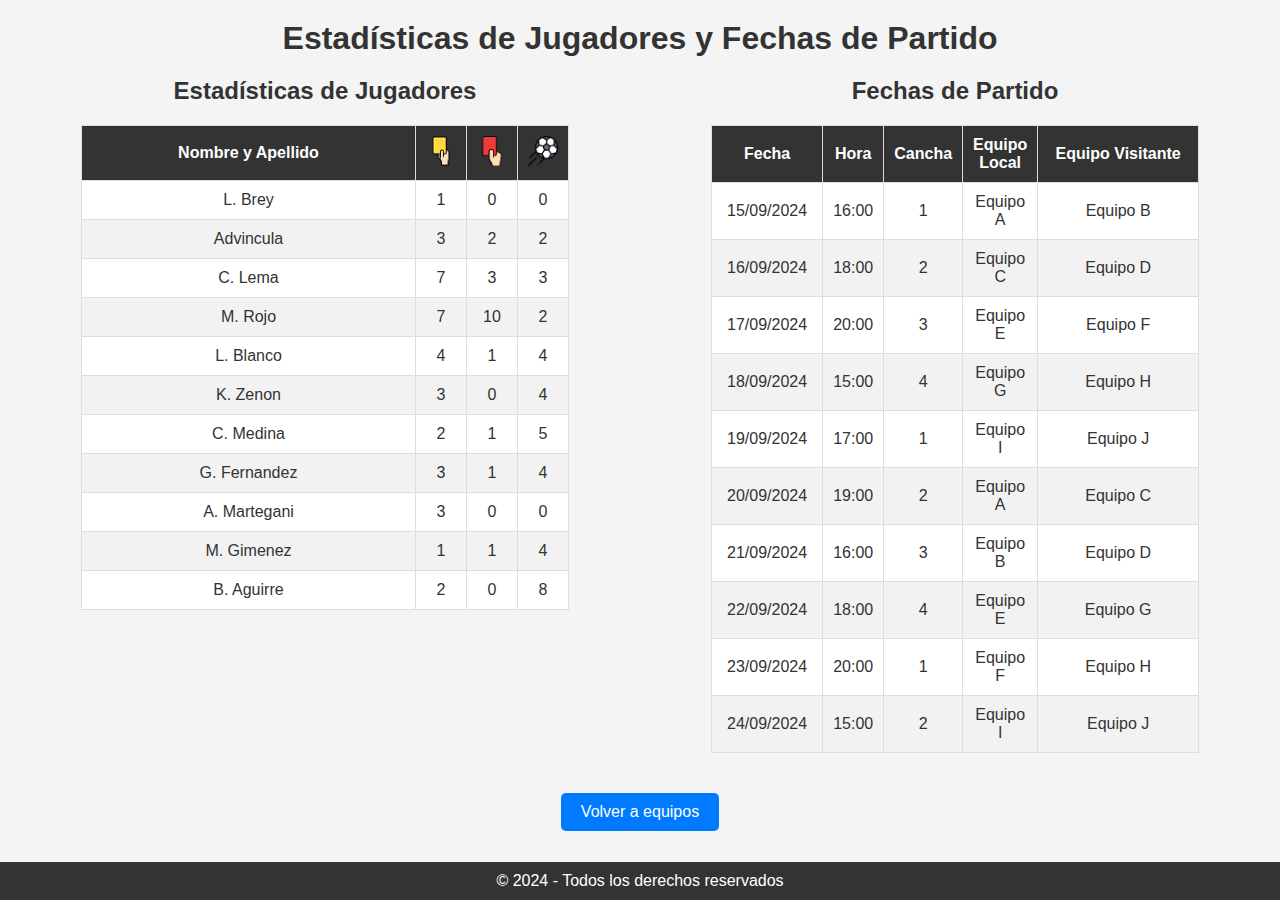
<file: equipo1.html>
<!DOCTYPE html>
<html lang="es">
<head>
    <meta charset="UTF-8">
    <meta name="viewport" content="width=device-width, initial-scale=1.0">
    <title>Estadísticas de Jugadores y Fechas de Partido</title>
    <link rel="stylesheet" href="styles.css">
    <link rel="stylesheet" href="https://cdnjs.cloudflare.com/ajax/libs/font-awesome/6.0.0-beta3/css/all.min.css">
    <style>
        body {
            font-family: Arial, sans-serif;
            background-color: #f4f4f4;
            color: #333;
            margin: 0;
            padding: 0;
        }

        main {
            padding: 20px;
            text-align: center;
        }

        h1 {
            color: #333;
            margin-bottom: 20px;
        }

        table {
            width: 80%;
            margin: 20px auto;
            border-collapse: collapse;
            background-color: #fff;
        }

        thead {
            background-color: #333;
            color: white;
        }

        th, td {
            padding: 10px;
            border: 1px solid #ddd;
            text-align: center;
        }

        /* Ajustar el ancho de las columnas */
        th:nth-child(2), td:nth-child(2), /* Tarjetas Amarillas */
        th:nth-child(3), td:nth-child(3), /* Tarjetas Rojas */
        th:nth-child(4), td:nth-child(4)  /* Goles */ {
            width: 50px; /* Puedes ajustar el valor según lo necesites */
        }

        tr:nth-child(even) {
            background-color: #f2f2f2;
        }

        tfoot {
            background-color: #333;
            color: white;
            text-align: center;
            padding: 10px 0;
        }

        footer {
            background-color: #333;
            color: white;
            text-align: center;
            padding: 10px 0;
            position: fixed;
            bottom: 0;
            width: 100%;
        }

        .botonVolver {
            display: inline-block;
            padding: 10px 20px;
            background-color: #007BFF;
            color: white;
            text-decoration: none;
            border-radius: 5px;
            font-size: 16px;
            text-align: center;
            margin: 20px 0;
        }

        .botonVolver:hover {
            background-color: #0056b3;
        }

        .container {
            display: flex;
            justify-content: space-between;
            flex-wrap: wrap;
            gap: 20px;
        }

        .container .table-container {
            flex: 1;
            min-width: 300px;
        }
    </style>
</head>
<body>
    <main>
        <h1>Estadísticas de Jugadores y Fechas de Partido</h1>
        <div class="container">
            <!-- Tabla de Estadísticas de Jugadores -->
            <div class="table-container">
                <h2>Estadísticas de Jugadores</h2>
                <table>
                    <thead>
                        <tr>
                            <th>Nombre y Apellido</th>
                            <th><img src="imagenes/tarjeta-amarilla.png" alt="Tarjeta Amarilla" width="30px"></th>
                            <th><img src="imagenes/rojo.png" alt="Tarjeta Roja" width="30px"></th>
                            <th><img src="imagenes/futbol-americano.png" alt="Pelota de Fútbol" width="30px"></th>
                        </tr>
                    </thead>
                    <tbody>
                        <tr>
                            <td>L. Brey</td>
                            <td>1</td>
                            <td>0</td>
                            <td>0</td>
                        </tr>
                        <tr>
                            <td>Advincula</td>
                            <td>3</td>
                            <td>2</td>
                            <td>2</td>
                        </tr>
                        <tr>
                            <td>C. Lema</td>
                            <td>7</td>
                            <td>3</td>
                            <td>3</td>
                        </tr>
                        <tr>
                            <td>M. Rojo</td>
                            <td>7</td>
                            <td>10</td>
                            <td>2</td>
                        </tr>
                        <tr>
                            <td>L. Blanco</td>
                            <td>4</td>
                            <td>1</td>
                            <td>4</td>
                        </tr>
                        <tr>
                            <td>K. Zenon</td>
                            <td>3</td>
                            <td>0</td>
                            <td>4</td>
                        </tr>
                        <tr>
                            <td>C. Medina</td>
                            <td>2</td>
                            <td>1</td>
                            <td>5</td>
                        </tr>
                        <tr>
                            <td>G. Fernandez</td>
                            <td>3</td>
                            <td>1</td>
                            <td>4</td>
                        </tr>
                        <tr>
                            <td>A. Martegani</td>
                            <td>3</td>
                            <td>0</td>
                            <td>0</td>
                        </tr>
                        <tr>
                            <td>M. Gimenez</td>
                            <td>1</td>
                            <td>1</td>
                            <td>4</td>
                        </tr>
                        <tr>
                            <td>B. Aguirre</td>
                            <td>2</td>
                            <td>0</td>
                            <td>8</td>
                        </tr>
                    </tbody>
                </table>
            </div>

            <!-- Tabla de Fechas de Partido -->
            <div class="table-container">
                <h2>Fechas de Partido</h2>
                <table>
                    <thead>
                        <tr>
                            <th>Fecha</th>
                            <th>Hora</th>
                            <th>Cancha</th>
                            <th>Equipo Local</th>
                            <th>Equipo Visitante</th>
                        </tr>
                    </thead>
                    <tbody>
                        <tr>
                            <td>15/09/2024</td>
                            <td>16:00</td>
                            <td>1</td>
                            <td>Equipo A</td>
                            <td>Equipo B</td>
                        </tr>
                        <tr>
                            <td>16/09/2024</td>
                            <td>18:00</td>
                            <td>2</td>
                            <td>Equipo C</td>
                            <td>Equipo D</td>
                        </tr>
                        <tr>
                            <td>17/09/2024</td>
                            <td>20:00</td>
                            <td>3</td>
                            <td>Equipo E</td>
                            <td>Equipo F</td>
                        </tr>
                        <tr>
                            <td>18/09/2024</td>
                            <td>15:00</td>
                            <td>4</td>
                            <td>Equipo G</td>
                            <td>Equipo H</td>
                        </tr>
                        <tr>
                            <td>19/09/2024</td>
                            <td>17:00</td>
                            <td>1</td>
                            <td>Equipo I</td>
                            <td>Equipo J</td>
                        </tr>
                        <tr>
                            <td>20/09/2024</td>
                            <td>19:00</td>
                            <td>2</td>
                            <td>Equipo A</td>
                            <td>Equipo C</td>
                        </tr>
                        <tr>
                            <td>21/09/2024</td>
                            <td>16:00</td>
                            <td>3</td>
                            <td>Equipo B</td>
                            <td>Equipo D</td>
                        </tr>
                        <tr>
                            <td>22/09/2024</td>
                            <td>18:00</td>
                            <td>4</td>
                            <td>Equipo E</td>
                            <td>Equipo G</td>
                        </tr>
                        <tr>
                            <td>23/09/2024</td>
                            <td>20:00</td>
                            <td>1</td>
                            <td>Equipo F</td>
                            <td>Equipo H</td>
                        </tr>
                        <tr>
                            <td>24/09/2024</td>
                            <td>15:00</td>
                            <td>2</td>
                            <td>Equipo I</td>
                            <td>Equipo J</td>
                        </tr>
                    </tbody>
                </table>
            </div>
        </div>
        <a class="botonVolver" href="equipos.html">Volver a equipos</a>
    </main>

    <footer>
        <p>&copy; 2024 - Todos los derechos reservados</p>
    </footer>
</body>
</file>
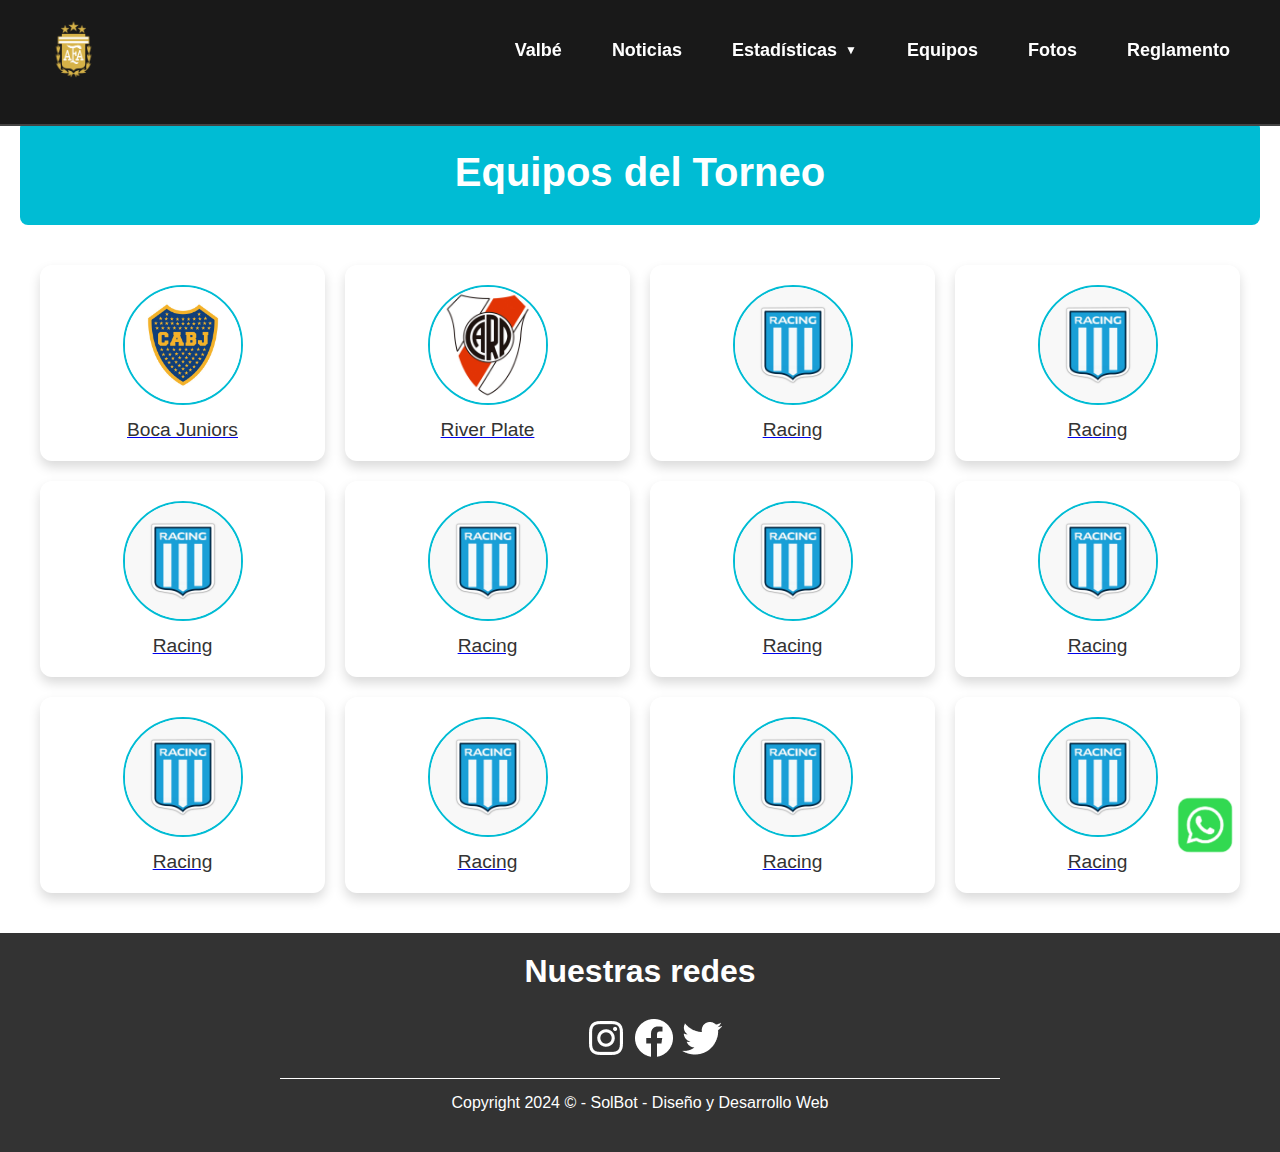
<file: equipos.html>
<!DOCTYPE html>
<html lang="es">
<head>
    <meta charset="UTF-8">
    <meta name="viewport" content="width=device-width, initial-scale=1.0">
    <title>Equipos del Torneo</title>
    <link rel="stylesheet" href="styles.css">
</head>
<style>
/* Reset básico para margen y padding */
* {
    margin: 0;
    padding: 0;
    box-sizing: border-box;
}



/* Estilo para el header */
header {
    background: #333;
    border-bottom: 2px solid #444;
    position: fixed;
    width: 100%;
    top: 0;
    left: 0;
    z-index: 1000;
}

.logo img {
    height: 60px; /* Ajusta el tamaño del logo según sea necesario */
}

nav {
    display: flex;
    justify-content: space-between;
    align-items: center;
    padding: 10px 20px;
    color: #fff;
}

.menu {
    list-style: none;
    display: flex;
}

.menu li {
    position: relative;
    margin-left: 20px;
}

.menu a {
    text-decoration: none;
    color: #fff;
    font-weight: 500;
    transition: color 0.3s;
}

.menu a:hover {
    color: #00bcd4; /* Color de acento al pasar el ratón */
}

.menu li:hover > .submenu {
    display: block;
}

.submenu {
    display: none;
    position: absolute;
    background: #fff;
    list-style: none;
    padding: 10px;
    border-radius: 8px;
    box-shadow: 0 4px 8px rgba(0, 0, 0, 0.2);
    top: 100%;
    left: 0;
    min-width: 150px;
}

.submenu li {
    margin-bottom: 10px;
}

.submenu a {
    color: #333;
    font-weight: 400;
}

.submenu a:hover {
    color: #00bcd4; /* Color de acento al pasar el ratón */
}

/* Estilo para el main */
main {
    margin-top: 80px; /* Asegura que el contenido no se oculte detrás del header */
    padding: 20px;
}

.titulo {
    background-color: #00bcd4; /* Color de fondo vibrante */
    padding: 30px;
    border-radius: 8px;
    text-align: center;
    color: #fff;
    margin-bottom: 20px;
    margin-top: 20px;
}

.titulo h1 {
    font-size: 2.5em;
    font-weight: 700;
}

/* Estilo para la sección de equipos */
.equipos-container {
    display: grid;
    grid-template-columns: repeat(4, 1fr); /* 4 columnas por fila */
    gap: 20px;
    padding: 20px;
}

.equipo {
    text-align: center;
    background: #fff;
    padding: 20px;
    border-radius: 12px;
    box-shadow: 0 6px 12px rgba(0, 0, 0, 0.15);
    transition: transform 0.3s, box-shadow 0.3s;
}

.equipo:hover {
    transform: translateY(-10px);
    box-shadow: 0 12px 24px rgba(0, 0, 0, 0.2);
}

.equipo img {
    width: 120px;
    height: 120px;
    border-radius: 50%;
    object-fit: cover; /* Asegura que la imagen se recorte adecuadamente */
    border: 2px solid #00bcd4; /* Borde alrededor de la imagen */
    transition: border-color 0.3s;
}

.equipo img:hover {
    border-color: #333; /* Cambia el borde al pasar el ratón */
}

.equipo p {
    margin-top: 10px;
    font-size: 1.2em;
    color: #333;
    font-weight: 500;
}

</style>
<body>
    <header>
        <div class="overlay"></div>
        <nav>
            <div class="logo">
                <img src="imagenes/Seleccion-de-futbol-de-Argentina-Logo.png" alt="Logo del torneo">
            </div>
            <ul class="menu">
                <li><a href="index.html">Valbé</a></li>
                <li><a href="noticias.html">Noticias</a></li>
                <li class="has-submenu"><a href="#estadisticas">Estadísticas</a>
                    <ul class="submenu">
                        <li><a href="categoriaA_F6.html" target="">Categoría "A" - Fútbol 6</a></li>
                        <li><a href="categoriaB_F6.html" target="">Categoría "B" - Fútbol 6</a></li>
                        <li><a href="categoriaA_F9.html" target="">Categoría "A" - Fútbol 9</a></li>
                        <li><a href="categoriaB_F9.html" target="">Categoría "B" - Fútbol 9</a></li> 
                    </ul>
                </li>
                <li><a href="equipos.html">Equipos</a></li>
                <li><a href="fotos.html">Fotos</a></li>
                <li><a href="reglamento.html">Reglamento</a></li>
            </ul>
        </nav>
    </header>

    <main>
        <section id="equipos">
            <section class="titulo">
            <h1>Equipos del Torneo</h1>
            </section>
            <div class="equipos-container">
                <!-- Equipo 1 -->
                <div class="equipo">
                    <a href="equipo1.html">
                        <img src="imagenes/boca.jpg" alt="Escudo del Equipo 1">
                        <p>Boca Juniors</p>
                    </a>
                </div>
                <!-- Equipo 2 -->
                <div class="equipo">
                    <a href="equipo2.html">
                        <img src="imagenes/river.jpg" alt="Escudo del Equipo 2">
                        <p>River Plate</p>
                    </a>
                </div>
                <!-- Equipo 3 -->
                <div class="equipo">
                    <a href="equipo3.html">
                        <img src="imagenes/racing.png" alt="Escudo del Equipo 3">
                        <p>Racing</p>
                    </a>
                </div>
                <!-- Equipo 3 -->
                <div class="equipo">
                    <a href="equipo3.html">
                        <img src="imagenes/racing.png" alt="Escudo del Equipo 3">
                        <p>Racing</p>
                    </a>
                </div>
                <!-- Equipo 3 -->
                <div class="equipo">
                    <a href="equipo3.html">
                        <img src="imagenes/racing.png" alt="Escudo del Equipo 3">
                        <p>Racing</p>
                    </a>
                </div>
                <!-- Equipo 3 -->
                <div class="equipo">
                    <a href="equipo3.html">
                        <img src="imagenes/racing.png" alt="Escudo del Equipo 3">
                        <p>Racing</p>
                    </a>
                </div>
                <!-- Equipo 3 -->
                <div class="equipo">
                    <a href="equipo3.html">
                        <img src="imagenes/racing.png" alt="Escudo del Equipo 3">
                        <p>Racing</p>
                    </a>
                </div>
                <!-- Equipo 3 -->
                <div class="equipo">
                    <a href="equipo3.html">
                        <img src="imagenes/racing.png" alt="Escudo del Equipo 3">
                        <p>Racing</p>
                    </a>
                </div>
                <!-- Equipo 3 -->
                <div class="equipo">
                    <a href="equipo3.html">
                        <img src="imagenes/racing.png" alt="Escudo del Equipo 3">
                        <p>Racing</p>
                    </a>
                </div>
                <!-- Equipo 3 -->
                <div class="equipo">
                    <a href="equipo3.html">
                        <img src="imagenes/racing.png" alt="Escudo del Equipo 3">
                        <p>Racing</p>
                    </a>
                </div>
                <!-- Equipo 3 -->
                <div class="equipo">
                    <a href="equipo3.html">
                        <img src="imagenes/racing.png" alt="Escudo del Equipo 3">
                        <p>Racing</p>
                    </a>
                </div>
                <!-- Equipo 3 -->
                <div class="equipo">
                    <a href="equipo3.html">
                        <img src="imagenes/racing.png" alt="Escudo del Equipo 3">
                        <p>Racing</p>
                    </a>
                </div>
                
        </section>
    </main>

    <footer class="footer container" id="contacto">
        <h2>Nuestras redes</h2>
        <div class="linkredes">
            <a href="#" class="ig" target="_blank"> <img src="imagenes/instagram_white_28dp.png" alt=""></a> 
            <a href="#" class="fb" target="_blank"> <img src="imagenes/facebook_white_28dp.png" alt=""></a> 
            <a href="#" class="twt" target="_blank"> <img src="imagenes/twitter_white_28dp.png" alt=""></a> 
        </div>

        <div class="footer-txt">
            <p>
                <hr>
                Copyright 2024 © - SolBot - Diseño y Desarrollo Web
            </p>
        </div>
    </footer>

    <a href="https://wa.me/54" class="btn-wsp" target="_blank">
        <img src="imagenes/wpp.webp" alt="WhatsApp">
    </a>
    <script>
        function openModal(modalId) {
            document.getElementById(modalId).style.display = 'block';
        }

        function closeModal(modalId) {
            document.getElementById(modalId).style.display = 'none';
        }

        // Cambiar la clase del nav en base al scroll
        window.addEventListener('scroll', function() {
            const nav = document.querySelector('nav');
            if (window.scrollY > 50) {
                nav.classList.add('scrolled');
                nav.classList.remove('transparent');
            } else {
                nav.classList.add('transparent');
                nav.classList.remove('scrolled');
            }
        });
    </script>
</body>
</html>
</file>
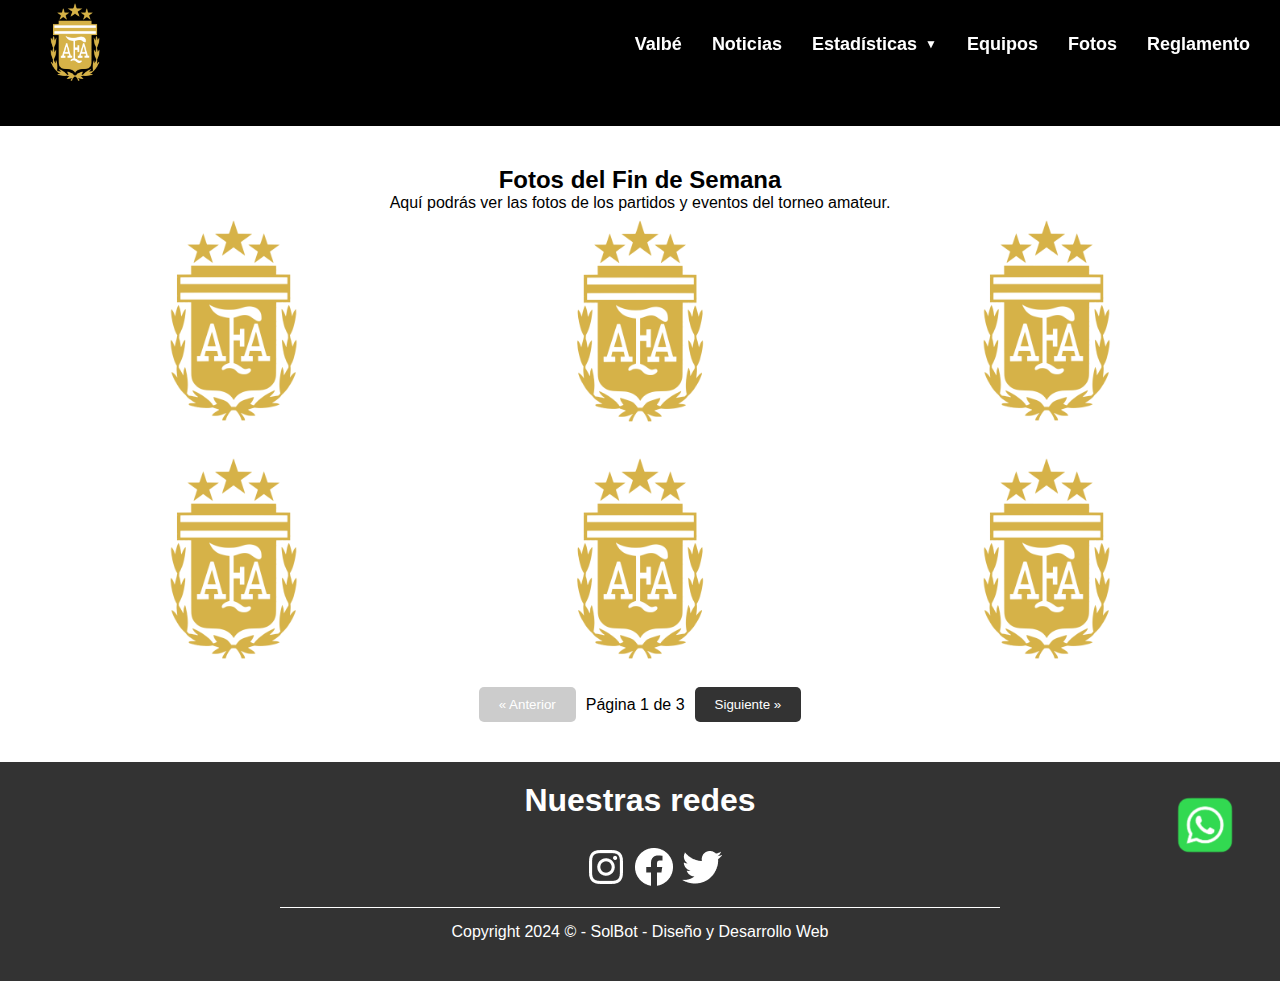
<file: fotos.html>
<!DOCTYPE html>
<html lang="es">
<head>
    <meta charset="UTF-8">
    <meta name="viewport" content="width=device-width, initial-scale=1.0">
    <title>Complejo Valbé</title>
    <link rel="stylesheet" href="styles.css">
</head>
<body>
    <header>
        <div class="overlay"></div>
        <nav>
            <div class="logo">
                <img src="imagenes/Seleccion-de-futbol-de-Argentina-Logo.png" alt="Logo del torneo">
            </div>
            <ul class="menu">
                <li><a href="index.html">Valbé</a></li>
                <li><a href="noticias.html">Noticias</a></li>
                <li class="has-submenu"><a href="#estadisticas">Estadísticas</a>
                    <ul class="submenu">
                        <li><a href="categoriaA_F6.html" target="">Categoría "A" - Fútbol 6</a></li>
                        <li><a href="categoriaB_F6.html" target="">Categoría "B" - Fútbol 6</a></li>
                        <li><a href="categoriaA_F9.html" target="">Categoría "A" - Fútbol 9</a></li>
                        <li><a href="categoriaB_F9.html" target="">Categoría "B" - Fútbol 9</a></li> 
                    </ul>
                </li>
                <li><a href="equipos.html">Equipos</a></li>
                <li><a href="fotos.html">Fotos</a></li>
                <li><a href="reglamento.html">Reglamento</a></li>
            </ul>
        </nav>
    </header>

    <section id="galeria">

        <div class="container"></div>
            <h2>Fotos del Fin de Semana</h2>
            <p>Aquí podrás ver las fotos de los partidos y eventos del torneo amateur.</p>

        <div class="foto-container" id="fotoContainer"></div>
        
        
        <!-- Paginación -->
        <div class="pagination">
            <button id="prevBtn" class="disabled">&laquo; Anterior</button>
            <span id="pageInfo"></span>
            <button id="nextBtn">Siguiente &raquo;</button>
        </div>
    </section>

    <footer class="footer container" id="contacto">
        <h2>Nuestras redes</h2>
        <div class="linkredes">
            <a href="#" class="ig" target="_blank"> <img src="imagenes/instagram_white_28dp.png" alt=""></a> 
            <a href="#" class="fb" target="_blank"> <img src="imagenes/facebook_white_28dp.png" alt=""></a> 
            <a href="#" class="twt" target="_blank"> <img src="imagenes/twitter_white_28dp.png" alt=""></a> 
        </div>

        <div class="footer-txt">
            <p>
                <hr>
                Copyright 2024 © - SolBot - Diseño y Desarrollo Web
            </p>
        </div>
    </footer>

    <a href="https://wa.me/54" class="btn-wsp" target="_blank">
        <img src="imagenes/wpp.webp" alt="WhatsApp">
    </a>

    <script>
        // Cambiar la clase del nav en base al scroll
        window.addEventListener('scroll', function() {
            const nav = document.querySelector('nav');
            if (window.scrollY > 50) {
                nav.classList.add('scrolled');
                nav.classList.remove('transparent');
            } else {
                nav.classList.add('transparent');
                nav.classList.remove('scrolled');
            }
        });

        // Arreglo de imágenes (puedes sustituir las rutas por las de tus imágenes)
const fotos = [
    'imagenes/Seleccion-de-futbol-de-Argentina-Logo.png',
    'imagenes/Seleccion-de-futbol-de-Argentina-Logo.png',
    'imagenes/Seleccion-de-futbol-de-Argentina-Logo.png',
    'imagenes/Seleccion-de-futbol-de-Argentina-Logo.png',
    'imagenes/Seleccion-de-futbol-de-Argentina-Logo.png',
    'imagenes/Seleccion-de-futbol-de-Argentina-Logo.png',
    'imagenes/Seleccion-de-futbol-de-Argentina-Logo.png',
    'imagenes/Seleccion-de-futbol-de-Argentina-Logo.png',
    'imagenes/Seleccion-de-futbol-de-Argentina-Logo.png',
    'imagenes/Seleccion-de-futbol-de-Argentina-Logo.png',
    'imagenes/Seleccion-de-futbol-de-Argentina-Logo.png',
    'imagenes/Seleccion-de-futbol-de-Argentina-Logo.png',
    'imagenes/Seleccion-de-futbol-de-Argentina-Logo.png',
    'imagenes/Seleccion-de-futbol-de-Argentina-Logo.png',
    'imagenes/Seleccion-de-futbol-de-Argentina-Logo.png',
];

// Configuración de paginación
const fotosPorPagina = 6;
let paginaActual = 1;
const totalPaginas = Math.ceil(fotos.length / fotosPorPagina);

const fotoContainer = document.getElementById('fotoContainer');
const prevBtn = document.getElementById('prevBtn');
const nextBtn = document.getElementById('nextBtn');
const pageInfo = document.getElementById('pageInfo');

// Función para mostrar las fotos de la página actual
function mostrarFotos() {
    fotoContainer.innerHTML = ''; // Limpiar contenedor

    const inicio = (paginaActual - 1) * fotosPorPagina;
    const fin = inicio + fotosPorPagina;
    const fotosPagina = fotos.slice(inicio, fin);

    fotosPagina.forEach(foto => {
        const img = document.createElement('img');
        img.src = foto;
        fotoContainer.appendChild(img);
    });

    // Actualizar estado de botones y página actual
    pageInfo.textContent = `Página ${paginaActual} de ${totalPaginas}`;
    prevBtn.classList.toggle('disabled', paginaActual === 1);
    nextBtn.classList.toggle('disabled', paginaActual === totalPaginas);
}

// Manejadores de eventos para los botones de paginación
prevBtn.addEventListener('click', () => {
    if (paginaActual > 1) {
        paginaActual--;
        mostrarFotos();
    }
});

nextBtn.addEventListener('click', () => {
    if (paginaActual < totalPaginas) {
        paginaActual++;
        mostrarFotos();
    }
});

// Cargar la primera página
mostrarFotos();
    </script>

</body>
</html>
</file>
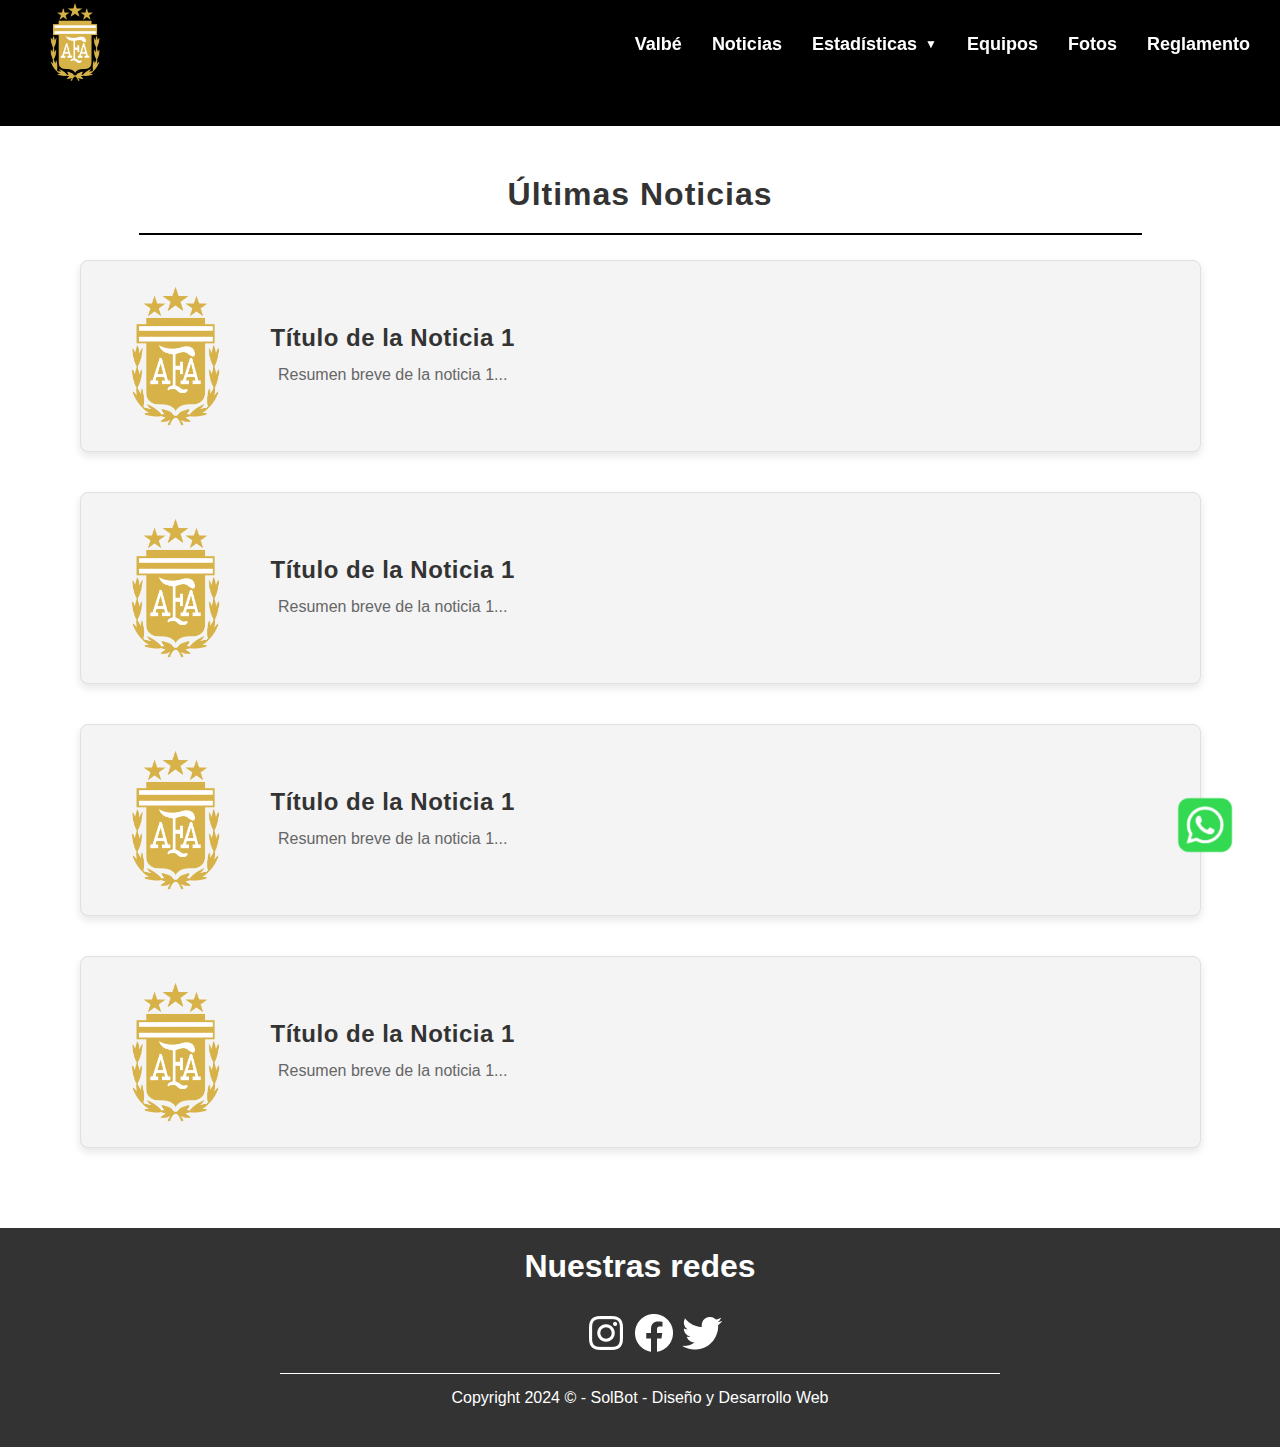
<file: noticias.html>
<!DOCTYPE html>
<html lang="es">
<head>
    <meta charset="UTF-8">
    <meta name="viewport" content="width=device-width, initial-scale=1.0">
    <title>Complejo Valbé</title>
    <link rel="stylesheet" href="styles.css">
</head>
<style>
    .noticias-seccion {
    text-align: center;
    margin-bottom: 10px;
    flex-direction: column;
}

.noticias-seccion h2 {
    font-size: 2em;
    margin-bottom: 20px;
    color: #333;
}

.noticias-container {
    display: flex;
    flex-direction: column;
    align-items: center;
    gap: 20px; /* Espacio entre noticias */
}

.noticia {
    display: flex;
    align-items: center;
    background-color: #f4f4f4;
    padding: 20px;
    width: 95%; /* Ocupa el 80% del ancho */
    border-radius: 8px;
    box-shadow: 0px 4px 8px rgba(0, 0, 0, 0.1);
    margin-bottom: 20px;
}

.noticia img {
    width: 150px;
    height: 150px;
    object-fit: cover;
    margin-right: 20px;
    border-radius: 8px;
}

.noticia h3, .noticia p {
    margin: 0;
}

.noticia div {
    display: flex;
    flex-direction: column;
    justify-content: center;
}

/* Estilos opcionales para el título y resumen */
.noticia h3 {
    font-size: 1.5em;
    margin-bottom: 10px;
    color: #333;
}

.noticia p {
    font-size: 1em;
    color: #666;
}


hr {
    width: 85%;
    margin: 0 auto 25px; /* Centra la línea horizontal */
}
</style>
<body>

    <header>
        <div class="overlay"></div>
        <nav>
            <div class="logo">
                <img src="imagenes/Seleccion-de-futbol-de-Argentina-Logo.png" alt="Logo del torneo">
            </div>
            <ul class="menu">
                <li><a href="index.html">Valbé</a></li>
                <li><a href="noticias.html">Noticias</a></li>
                <li class="has-submenu"><a href="#estadisticas">Estadísticas</a>
                    <ul class="submenu">
                        <li><a href="categoriaA_F6.html" target="">Categoría "A" - Fútbol 6</a></li>
                        <li><a href="categoriaB_F6.html" target="">Categoría "B" - Fútbol 6</a></li>
                        <li><a href="categoriaA_F9.html" target="">Categoría "A" - Fútbol 9</a></li>
                        <li><a href="categoriaB_F9.html" target="">Categoría "B" - Fútbol 9</a></li> 
                    </ul>
                </li>
                <li><a href="equipos.html">Equipos</a></li>
                <li><a href="fotos.html">Fotos</a></li>
                <li><a href="reglamento.html">Reglamento</a></li>
            </ul>
        </nav>
    </header>

    <section class="noticias-seccion" id="noticias">
        <h2>Últimas Noticias</h2>
        <hr>
        <div class="noticias-container">
            <!-- Noticia 1 -->
            <div class="noticia" onclick="openModal('modal1')">
                <img src="imagenes/Seleccion-de-futbol-de-Argentina-Logo.png" alt="Noticia 1">
                <div>
                    <h3>Título de la Noticia 1</h3>
                    <p>Resumen breve de la noticia 1...</p>
                </div>
            </div>

            <!-- Noticia 2 -->
            <div class="noticia" onclick="openModal('modal2')">
                <img src="imagenes/Seleccion-de-futbol-de-Argentina-Logo.png" alt="Noticia 2">
                <div>
                    <h3>Título de la Noticia 1</h3>
                    <p>Resumen breve de la noticia 1...</p>
                </div>
            </div>

            <!-- Noticia 3 -->
            <div class="noticia" onclick="openModal('modal3')">
                <img src="imagenes/Seleccion-de-futbol-de-Argentina-Logo.png" alt="Noticia 3">
                <div>
                    <h3>Título de la Noticia 1</h3>
                    <p>Resumen breve de la noticia 1...</p>
                </div>
            </div>

            <!-- Noticia 4 -->
            <div class="noticia" onclick="openModal('modal4')">
                <img src="imagenes/Seleccion-de-futbol-de-Argentina-Logo.png" alt="Noticia 4">
                <div>
                    <h3>Título de la Noticia 1</h3>
                    <p>Resumen breve de la noticia 1...</p>
                </div>
            </div>
        </div>
    </section>

    <!-- Modal 1 -->
    <div id="modal1" class="modal">
        <div class="modal-content">
            <span class="close" onclick="closeModal('modal1')">&times;</span>
            <h2>Título completo de la Noticia 1</h2>
            <img src="imagenes/Seleccion-de-futbol-de-Argentina-Logo.png" alt="Noticia 1">
            <p>Contenido completo de la noticia 1...</p>
        </div>
    </div>

    <!-- Modal 2 -->
    <div id="modal2" class="modal">
        <div class="modal-content">
            <span class="close" onclick="closeModal('modal2')">&times;</span>
            <h2>Título completo de la Noticia 2</h2>
            <img src="imagenes/Seleccion-de-futbol-de-Argentina-Logo.png" alt="Noticia 2">
            <p>Contenido completo de la noticia 2...</p>
        </div>
    </div>

    <!-- Modal 3 -->
    <div id="modal3" class="modal">
        <div class="modal-content">
            <span class="close" onclick="closeModal('modal3')">&times;</span>
            <h2>Título completo de la Noticia 3</h2>
            <img src="imagenes/Seleccion-de-futbol-de-Argentina-Logo.png" alt="Noticia 3">
            <p>Contenido completo de la noticia 3...</p>
        </div>
    </div>

    <!-- Modal 4 -->
    <div id="modal4" class="modal">
        <div class="modal-content">
            <span class="close" onclick="closeModal('modal4')">&times;</span>
            <h2>Título completo de la Noticia 4</h2>
            <img src="imagenes/Seleccion-de-futbol-de-Argentina-Logo.png" alt="Noticia 4">
            <p>Contenido completo de la noticia 4...</p>
        </div>
    </div>

    <footer class="footer container" id="contacto">
        <h2>Nuestras redes</h2>
        <div class="linkredes">
            <a href="#" class="ig" target="_blank"> <img src="imagenes/instagram_white_28dp.png" alt=""></a> 
            <a href="#" class="fb" target="_blank"> <img src="imagenes/facebook_white_28dp.png" alt=""></a> 
            <a href="#" class="twt" target="_blank"> <img src="imagenes/twitter_white_28dp.png" alt=""></a> 
        </div>

        <div class="footer-txt">
            <p>
                <hr>
                Copyright 2024 © - SolBot - Diseño y Desarrollo Web
            </p>
        </div>
    </footer>

    <a href="https://wa.me/54" class="btn-wsp" target="_blank">
        <img src="imagenes/wpp.webp" alt="WhatsApp">
    </a>

    <script>

        // Cambiar la clase del nav en base al scroll
        window.addEventListener('scroll', function() {
            const nav = document.querySelector('nav');
            if (window.scrollY > 50) {
                nav.classList.add('scrolled');
                nav.classList.remove('transparent');
            } else {
                nav.classList.add('transparent');
                nav.classList.remove('scrolled');
            }
        });
        function openModal(modalId) {
            document.getElementById(modalId).style.display = 'block';
        }

        function closeModal(modalId) {
            document.getElementById(modalId).style.display = 'none';
        }

        window.onclick = function(event) {
            const modals = document.querySelectorAll('.modal');
            modals.forEach(function(modal) {
                if (event.target == modal) {
                    modal.style.display = 'none';
                }
            });
        }
    </script>
</body>
</html>
</file>
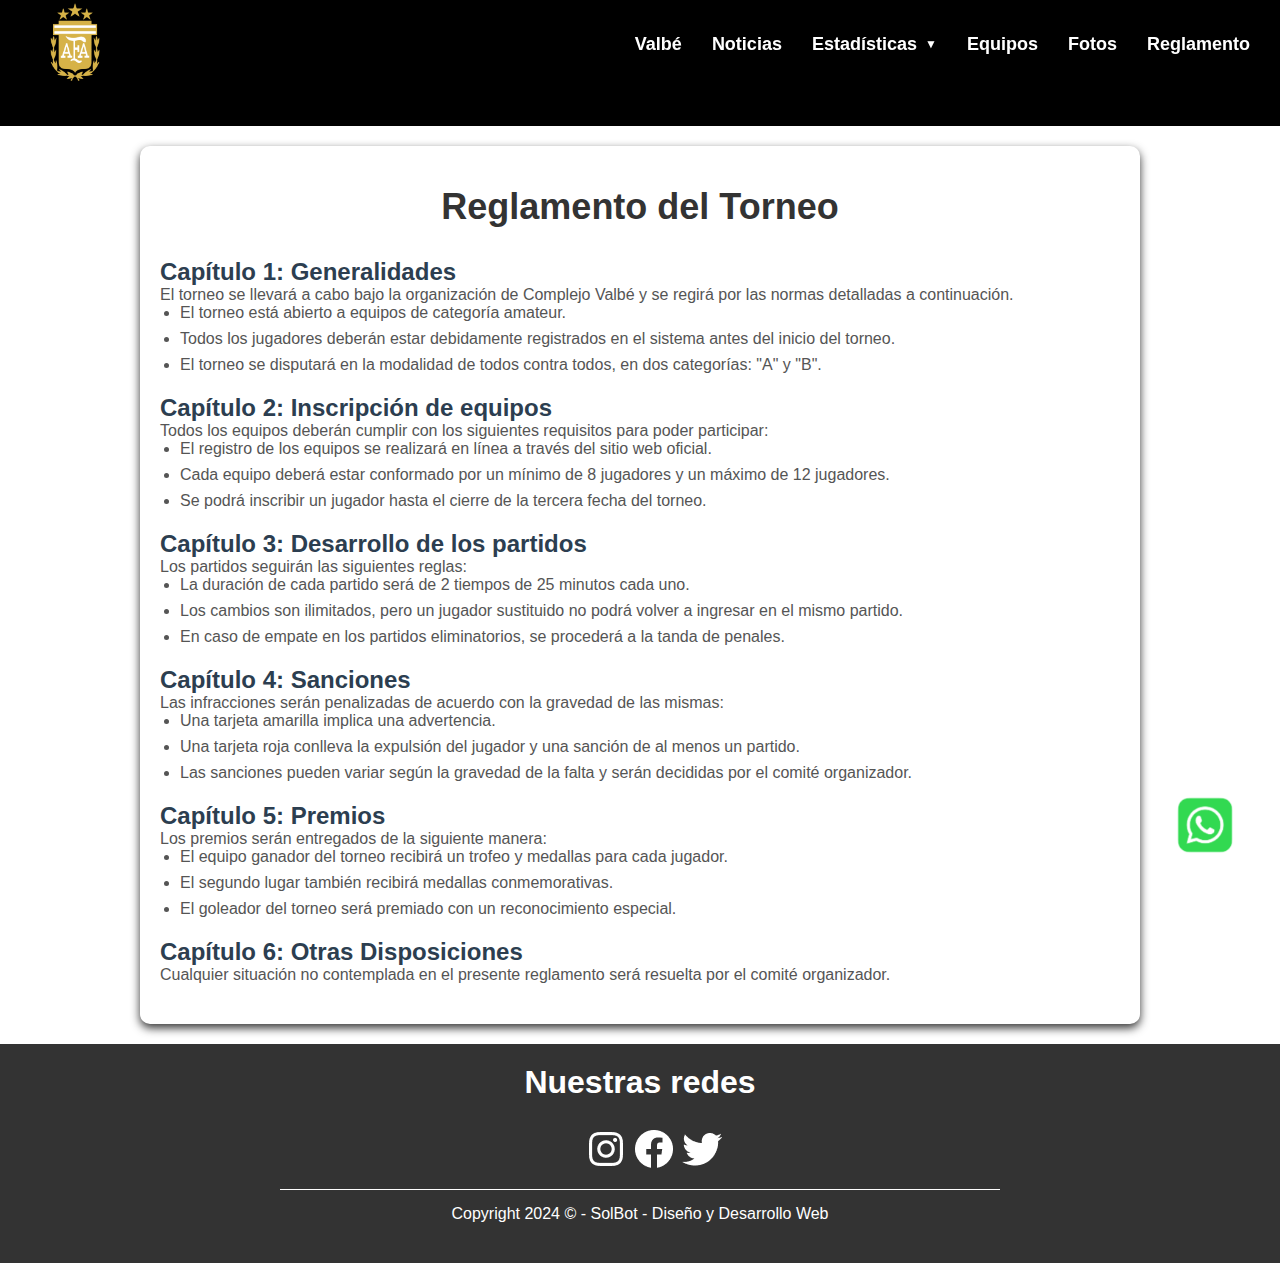
<file: reglamento.html>
<!DOCTYPE html>
<html lang="es">
<head>
    <meta charset="UTF-8">
    <meta name="viewport" content="width=device-width, initial-scale=1.0">
    <title>Complejo Valbé</title>
    <link rel="stylesheet" href="styles.css">
</head>
<body>

    <header>
        <div class="overlay"></div>
        <nav>
            <div class="logo">
                <img src="imagenes/Seleccion-de-futbol-de-Argentina-Logo.png" alt="Logo del torneo">
            </div>
            <ul class="menu">
                <li><a href="index.html">Valbé</a></li>
                <li><a href="noticias.html">Noticias</a></li>
                <li class="has-submenu"><a href="#estadisticas">Estadísticas</a>
                    <ul class="submenu">
                        <li><a href="categoriaA_F6.html" target="">Categoría "A" - Fútbol 6</a></li>
                        <li><a href="categoriaB_F6.html" target="">Categoría "B" - Fútbol 6</a></li>
                        <li><a href="categoriaA_F9.html" target="">Categoría "A" - Fútbol 9</a></li>
                        <li><a href="categoriaB_F9.html" target="">Categoría "B" - Fútbol 9</a></li> 
                    </ul>
                </li>
                <li><a href="equipos.html">Equipos</a></li>
                <li><a href="fotos.html">Fotos</a></li>
                <li><a href="reglamento.html">Reglamento</a></li>
            </ul>
        </nav>
    </header>

    <section id="reglamento">
        <div class="container">
            
        <h1>Reglamento del Torneo</h1>

            <h2>Capítulo 1: Generalidades</h2>
            <p>
                El torneo se llevará a cabo bajo la organización de Complejo Valbé y se regirá por las normas detalladas a continuación.
            </p>
            <ul>
                <li>El torneo está abierto a equipos de categoría amateur.</li>
                <li>Todos los jugadores deberán estar debidamente registrados en el sistema antes del inicio del torneo.</li>
                <li>El torneo se disputará en la modalidad de todos contra todos, en dos categorías: "A" y "B".</li>
            </ul>

            <h2>Capítulo 2: Inscripción de equipos</h2>
            <p>
                Todos los equipos deberán cumplir con los siguientes requisitos para poder participar:
            </p>
            <ul>
                <li>El registro de los equipos se realizará en línea a través del sitio web oficial.</li>
                <li>Cada equipo deberá estar conformado por un mínimo de 8 jugadores y un máximo de 12 jugadores.</li>
                <li>Se podrá inscribir un jugador hasta el cierre de la tercera fecha del torneo.</li>
            </ul>

            <h2>Capítulo 3: Desarrollo de los partidos</h2>
            <p>
                Los partidos seguirán las siguientes reglas:
            </p>
            <ul>
                <li>La duración de cada partido será de 2 tiempos de 25 minutos cada uno.</li>
                <li>Los cambios son ilimitados, pero un jugador sustituido no podrá volver a ingresar en el mismo partido.</li>
                <li>En caso de empate en los partidos eliminatorios, se procederá a la tanda de penales.</li>
            </ul>

            <h2>Capítulo 4: Sanciones</h2>
            <p>
                Las infracciones serán penalizadas de acuerdo con la gravedad de las mismas:
            </p>
            <ul>
                <li>Una tarjeta amarilla implica una advertencia.</li>
                <li>Una tarjeta roja conlleva la expulsión del jugador y una sanción de al menos un partido.</li>
                <li>Las sanciones pueden variar según la gravedad de la falta y serán decididas por el comité organizador.</li>
            </ul>

            <h2>Capítulo 5: Premios</h2>
            <p>
                Los premios serán entregados de la siguiente manera:
            </p>
            <ul>
                <li>El equipo ganador del torneo recibirá un trofeo y medallas para cada jugador.</li>
                <li>El segundo lugar también recibirá medallas conmemorativas.</li>
                <li>El goleador del torneo será premiado con un reconocimiento especial.</li>
            </ul>

            <h2>Capítulo 6: Otras Disposiciones</h2>
            <p>
                Cualquier situación no contemplada en el presente reglamento será resuelta por el comité organizador.
            </p>
        </div>
    </section>

    <footer class="footer container" id="contacto">
        <h2>Nuestras redes</h2>
        <div class="linkredes">
            <a href="#" class="ig" target="_blank"> <img src="imagenes/instagram_white_28dp.png" alt=""></a> 
            <a href="#" class="fb" target="_blank"> <img src="imagenes/facebook_white_28dp.png" alt=""></a> 
            <a href="#" class="twt" target="_blank"> <img src="imagenes/twitter_white_28dp.png" alt=""></a> 
        </div>

        <div class="footer-txt">
            <p>
                <hr>
                Copyright 2024 © - SolBot - Diseño y Desarrollo Web
            </p>
        </div>
    </footer>

    <a href="https://wa.me/54" class="btn-wsp" target="_blank">
        <img src="imagenes/wpp.webp" alt="WhatsApp">
    </a>

    <script>
        function openModal(modalId) {
            document.getElementById(modalId).style.display = 'block';
        }

        function closeModal(modalId) {
            document.getElementById(modalId).style.display = 'none';
        }

        // Cambiar la clase del nav en base al scroll
        window.addEventListener('scroll', function() {
            const nav = document.querySelector('nav');
            if (window.scrollY > 50) {
                nav.classList.add('scrolled');
                nav.classList.remove('transparent');
            } else {
                nav.classList.add('transparent');
                nav.classList.remove('scrolled');
            }
        });
    </script>
</body>
</html>
</file>
<file: styles.css>
* {
    margin: 0;
    padding: 0;
    box-sizing: border-box;
}

body {
    font-family: Arial, sans-serif;
}

header {
    position: relative;
    height: 14vh;
    background-color: rgb(0, 0, 0);
    background-size: cover;
    display: flex;
    align-items: flex-start;
    justify-content: center;
}

.overlay {
    position: absolute;
    top: 0;
    left: 0;
    width: 100%;
    height: 100%;
    background-color: rgba(0, 0, 0, 0.5);
    z-index: 1;
}

nav {
    position: fixed;
    top: 0;
    width: 100%;
    
    display: flex;
    justify-content: space-between;
    align-items: center;
    transition: background-color 0.3s ease; /* Transición suave */
    z-index: 2;
}

nav.transparent {
    background-color: transparent; /* Fondo transparente inicial */
}

nav.scrolled {
    background-color: rgba(0, 0, 0, 0.8); /* Fondo oscuro cuando se hace scroll */
}

.logo img {
    max-width: 150px;
}

/* Estilos para el menú */
.menu {
    list-style: none;
    display: flex;
    gap: 30px;
    padding: 30px;
}

.menu li {
    position: relative; /* Necesario para posicionar el submenú relativo al padre */
}

.menu li a {
    text-decoration: none;
    color: white;
    font-size: 18px;
    font-weight: bold;
    transition: color 0.3s;
}

.menu li a:hover {
    color: #f0c14b;
}

/* Estilos para el submenú */
.submenu {
    list-style: none;
    position: absolute;
    top: 100%; /* Coloca el submenú justo debajo del elemento principal */
    left: 0;
    display: none; /* Oculto por defecto */
    background-color: rgba(0, 0, 0, 0.8);
    padding: 20px;
    border-radius: 5px;
    white-space: nowrap; /* Evita el salto de línea */
}

.submenu li {
    margin-bottom: 10px; /* Espacio entre submenú */
}

.submenu li a {
    font-size: 16px;
    color: white;
}

.submenu li a:hover {
    color: #f0c14b;
}

/* Mostrar el submenú al pasar el mouse */
.menu li:hover .submenu {
    display: block;
}

/* Estilos para los elementos principales del menú que tienen submenú */
.menu li.has-submenu > a {
    position: relative; /* Asegura que la flecha se posicione correctamente */
    padding-right: 20px; /* Espacio para la flecha */
}

.menu li.has-submenu > a::after {
    content: '▼'; /* Flecha hacia abajo */
    position: absolute;
    right: 0; /* Posiciona la flecha a la derecha */
    top: 50%;
    transform: translateY(-50%); /* Centra verticalmente la flecha */
    font-size: 12px;
    color: white; /* Color de la flecha */
}

/* Estilos para mostrar el submenú al hacer hover */
.menu li.has-submenu:hover .submenu {
    display: block; /* Muestra el submenú */
}

/* Estilos de las noticias y estadísticas */
.noticias-seccion {
    display: flex;
    justify-content: space-between;
    padding: 40px;
    background-color: #f5f5f5;
}

.noticias {
    width: 100%; /* Ocupa el 100% del espacio disponible */
    display: flex;
    gap: 20px; /* Espacio entre las noticias */
}

.noticia {
    background-color: white;
    border-radius: 8px;
    padding: 20px;
    width: calc(25% - 20px); /* Ajusta el ancho para que entren 4 noticias por fila */
    box-sizing: border-box;
    cursor: pointer;
    transition: box-shadow 0.3s;
}

.noticia img {
    width: 100%;
    border-radius: 8px;
}

.noticia h3 {
    margin-top: 10px;
    font-size: 18px;
}

.noticia p {
    margin-top: 10px;
    font-size: 16px;
}

.noticia:hover {
    box-shadow: 0 4px 8px rgba(0, 0, 0, 0.2);
}




.buscador {
    margin-bottom: 20px;
}

.buscador label {
    display: block;
    margin-bottom: 5px;
}

.buscador select {
    width: 100%;
    padding: 10px;
    border: 1px solid #ccc;
    border-radius: 4px;
}






.equipo-left, .equipo-right {
    font-size: 20px;
    font-weight: bold;
    width: 30%;
    text-align: center;
}

.fixture-info {
    display: flex;
    flex-direction: column;
    justify-content: center;
    align-items: center;
    width: 40%;
    text-align: center;
}

.fecha-hora {
    font-size: 12px;
    margin-bottom: 5px;
    color: #555;
}

.cancha {
    font-size: 12px;
    color: #777;
    margin-top: 5px;
}


/* Estilos para modales */
.modal {
    display: none; /* Ocultamos el modal por defecto */
    position: fixed;
    z-index: 1000;
    left: 0;
    top: 0;
    width: 100%;
    height: 100%;
    overflow: auto;
    background-color: rgba(0, 0, 0, 0.5);
}

.modal-content {
    background-color: #fff;
    margin: 15% auto;
    padding: 20px;
    border-radius: 8px;
    width: 80%;
    max-width: 600px;
}

.modal-content img {
    width: 100%;
    border-radius: 8px;
}

.close {
    color: #000;
    float: right;
    font-size: 28px;
    font-weight: bold;
}

.close:hover,
.close:focus {
    color: red;
    text-decoration: none;
    cursor: pointer;
}


/* Estilos del footer */
.footer {
    background-color: #333; /* Fondo oscuro */
    color: #fff; /* Texto blanco */
    padding: 20px;
    text-align: center; /* Centra el contenido del footer */
}

.footer h2 {
    font-size: 2em;
    margin-bottom: 20px;
    margin-top: 0;
}

.linkredes {
    display: flex;
    justify-content: center;
    gap: 20px; /* Espacio entre los iconos */
    margin-bottom: 20px;
}

.linkredes a {
    display: inline-block;
    width: 28px;
    height: 28px;
    transition: transform 0.3s ease, opacity 0.3s ease; /* Transición suave para transformaciones y opacidad */
}

.linkredes a:hover {
    transform: scale(1.2); /* Efecto de zoom al pasar el mouse */
    opacity: 0.8; /* Reduce la opacidad al pasar el mouse */
}

.footer-txt {
    text-align: center; /* Centra el contenido */
    color: #fff; /* Color del texto blanco */
    padding: 20px; /* Relleno alrededor del contenido */
}

.footer-txt p {
    margin: 0; /* Elimina el margen predeterminado del párrafo */
    font-size: 0.9em; /* Ajusta el tamaño del texto */
    line-height: 1.5; /* Ajusta el espacio entre líneas */
}

.footer-txt hr {
    border: none; /* Elimina el borde predeterminado de la línea horizontal */
    height: 1px; /* Altura de la línea */
    background-color: #fff; /* Color de la línea */
    width: 60%; /* Anchura de la línea */
    margin: 0 auto 15px; /* Centra la línea horizontalmente y mantiene el margen inferior */
}


/* Estilos del botón de WhatsApp */
.btn-wsp {
    display: inline-block;
    padding: 10px;
}

.btn-wsp img {
    width: 90px; /* Tamaño de la imagen */
    height: 90px;
    display: block; /* Para evitar que la imagen tenga un espacio inferior no deseado */
}

.btn-wsp:hover {
    transform: scale(1.1); /* Efecto de zoom al pasar el mouse */
}

/* Posicionamiento fijo en la esquina inferior derecha */
.btn-wsp {
    position: fixed;
    bottom: 20px; /* Espacio desde la parte inferior */
    right: 20px; /* Espacio desde la parte derecha */
    z-index: 1000; /* Asegura que el botón esté por encima de otros elementos */
}

/*diseño para categoria "A"*/
.categoria-section {
    background-color: #f5f5f5;
    padding: 40px;
    border-radius: 10px;
}

.categoria-header {
    display: flex;
    justify-content: space-between;
    align-items: center;
    margin-bottom: 20px;
}

.categoria-header h2 {
    font-size: 24px;
    font-weight: bold;
    color: #333;
}

.menu-selectable {
    display: flex;
    gap: 15px;
}

.menu-selectable button {
    padding: 10px 20px;
    border: none;
    background-color: #007bff;
    color: white;
    font-size: 16px;
    border-radius: 5px;
    cursor: pointer;
    transition: background-color 0.3s;
}

.menu-selectable button:hover,
.menu-selectable button.active {
    background-color: #0056b3;
}

.tab-content {
    display: none;
}

.tab-content.active {
    display: block;
}

.fecha-selector {
    margin-bottom: 20px;
}

.fecha-selector select {
    padding: 10px;
    border-radius: 5px;
    border: 1px solid #ccc;
    font-size: 16px;
}

.fixture-table, .posiciones-table {
    width: 100%;
    border-collapse: collapse;
    margin-top: 20px;
}

.fixture-table th, 
.posiciones-table th, 
.fixture-table td, 
.posiciones-table td {
    padding: 10px 15px;
    text-align: center;
    border: 1px solid #ddd;
}

.fixture-table th, 
.posiciones-table th {
    background-color: #007bff;
    color: white;
    font-weight: bold;
}

.fixture-table tr:nth-child(even),
.posiciones-table tr:nth-child(even) {
    background-color: #f2f2f2;
}

.fixture-table tr:hover,
.posiciones-table tr:hover {
    background-color: #e9e9e9;
}

.goleadores-table, 
.tarjetas-table {
    width: 100%;
    border-collapse: collapse;
    margin-top: 20px;
}

.goleadores-table th, 
.tarjetas-table th, 
.sanciones-table th,
.goleadores-table td, 
.tarjetas-table td {
    padding: 10px 15px;
    text-align: center;
    border: 1px solid #ddd;
}

.goleadores-table th, 
.tarjetas-table th {
    background-color: #007bff;
    color: white;
    font-weight: bold;
}

.goleadores-table tr:nth-child(even), 
.tarjetas-table tr:nth-child(even) {
    background-color: #f2f2f2;
}

.goleadores-table tr:hover, 
.tarjetas-table tr:hover {
    background-color: #e9e9e9;
}

.sanciones-table {
    width: 100%;
    border-collapse: collapse;
    margin-top: 20px;
}

.sanciones-table th, 
.sanciones-table td {
    padding: 10px 15px;
    text-align: center;
    border: 1px solid #ddd;
}

.sanciones-table th {
    background-color: #007bff;
    color: white;
    font-weight: bold;
}

.sanciones-table tr:nth-child(even) {
    background-color: #f2f2f2;
}

.sanciones-table tr:hover {
    background-color: #e9e9e9;
}

/* Noticias Section */
.noticias-seccion {
    padding: 50px;
    background-color: #ffffff;
}

.noticias-seccion h2 {
    text-align: center;
    font-size: 36px;
    color: #222;
    letter-spacing: 1px;
    margin-bottom: 30px;
}

/* Noticias Container */
.noticias-container {
    display: flex;
    justify-content: space-between;
    flex-wrap: wrap;
    gap: 30px;
}

/* Estilo de las Tarjetas */
.noticia {
    background-color: #ffffff;
    border-radius: 12px;
    padding: 20px;
    width: calc(33.33% - 20px); /* 3 noticias por fila */
    box-shadow: 0 4px 10px rgba(0, 0, 0, 0.1);
    cursor: pointer;
    transition: transform 0.3s ease, box-shadow 0.3s ease;
    border: 1px solid #e0e0e0;
}

.noticia img {
    width: 100%;
    height: 180px;
    object-fit: cover;
    border-radius: 8px;
}

.noticia h3 {
    margin-top: 15px;
    font-size: 20px;
    color: #333;
    font-weight: bold;
    letter-spacing: 0.5px;
}

.noticia p {
    margin-top: 10px;
    font-size: 16px;
    color: #777;
    line-height: 1.6;
}

/* Hover Effect */
.noticia:hover {
    transform: translateY(-10px);
    box-shadow: 0 8px 20px rgba(0, 0, 0, 0.15);
}

/* Modales */
.modal {
    display: none;
    position: fixed;
    z-index: 1000;
    left: 0;
    top: 0;
    width: 100%;
    height: 100%;
    background-color: rgba(0, 0, 0, 0.7);
    overflow: auto;
}

.modal-content {
    background-color: white;
    margin: 5% auto;
    padding: 30px;
    border-radius: 12px;
    width: 80%;
    max-width: 700px;
    box-shadow: 0 4px 20px rgba(0, 0, 0, 0.2);
    position: relative;
}

.modal-content img {
    width: 100%;
    height: 300px;
    object-fit: cover;
    border-radius: 8px;
}

.modal-content h2 {
    margin-top: 20px;
    font-size: 28px;
    color: #333;
}

.modal-content p {
    margin-top: 15px;
    font-size: 16px;
    color: #555;
    line-height: 1.8;
}

.close {
    position: absolute;
    top: 15px;
    right: 20px;
    font-size: 30px;
    color: #555;
    cursor: pointer;
    transition: color 0.2s;
}

.close:hover {
    color: #f00;
}

/*seccion fotos*/
#galeria {
    padding: 40px;
    display: flex;
    flex-direction: column;
    align-items: center;
}

.foto-container {
    display: grid;
    grid-template-columns: repeat(3, 1fr);
    gap: 20px;
    margin-bottom: 20px;
}

.foto-container img {
    width: 100%;
    border-radius: 8px;
    transition: transform 0.3s ease;
}

.foto-container img:hover {
    transform: scale(1.05);
}

.pagination {
    display: flex;
    justify-content: center;
    align-items: center;
}

.pagination button {
    padding: 10px 20px;
    margin: 0 10px;
    border: none;
    background-color: #333;
    color: #fff;
    cursor: pointer;
    border-radius: 5px;
}

.pagination button.disabled {
    background-color: #ccc;
    cursor: not-allowed;
}

/* Sección del reglamento */
#reglamento {
    background-color: white;
    padding: 40px 20px;
    max-width: 1000px;
    margin: 20px auto;
    border-radius: 10px;
    box-shadow: 0 4px 10px rgba(0, 0, 0, 0.8);
}

#reglamento h1 {
    font-size: 36px;
    text-align: center;
    margin-bottom: 30px;
    color: #333;
}

#reglamento h2 {
    font-size: 24px;
    margin-top: 20px;
    color: #2c3e50;
}

#reglamento p,
#reglamento ul {
    font-size: 16px;
    color: #555;
}

#reglamento ul {
    list-style-type: disc;
    margin-left: 20px;
}

#reglamento ul li {
    margin-bottom: 8px;
}

.logo_fixture {
    display: flex; /* Activar el uso de Flexbox */
    align-items: stretch; /* Asegura que ambos contenedores tengan el mismo largo */
    height: 100vh; /* Fijar la altura total de la sección */
}

.logo_principal, .fixture {
    width: 50%; /* Ocupan el 50% cada uno */
    box-sizing: border-box;
}

.logo_principal {
    display: flex;
    justify-content: center; /* Centra la imagen horizontalmente */
    align-items: center; /* Centra la imagen verticalmente */
    padding: 20px; /* Espaciado interno para darle margen a la imagen */
}

.logo_p {
    padding: 40px;
    overflow-y: auto;
    box-shadow: 0 4px 8px rgba(0, 0, 0, 0.5); /* Sombra para darle profundidad */
    margin-top: 20px;
}

.fixture {
    padding: 40px;
    box-shadow: 0 4px 8px rgba(0, 0, 0, 0.5); /* Sombra para darle profundidad */
    margin-top: 12px;
    height: 99.7%;
    margin-right: 20px;
}

.fixture-lista h2 {
    margin-top: -5px;
    margin-bottom: 10px;
}

.fixture h2 {
    text-align: center;
    font-size: 1.5em;
    color: #333;
}

.fixture-item {
    display: flex;
    justify-content: space-between;
    align-items: center; /* Alinea los equipos y la información al centro verticalmente */
    flex-wrap: wrap; /* Asegura que no desborden */
    padding: 10px 0;
    border-bottom: 1px solid #ddd;
    padding: 20px;
    box-shadow: 0 0 4px rgba(0, 0, 0, 0.5);
}

.fixture-item:last-child {
    border-bottom: none;
}

.equipo-left, .equipo-right {
    font-weight: bold;
    font-size: 1.2em;
}

.fixture-info {
    text-align: center;
    flex-grow: 1;
    font-size: 0.9em;
    color: #666;
}

.fixture-info p {
    margin: 0;
}


hr {
    width: 85%; /* Ocupa el 90% del ancho */
    margin: 0 auto; /* Centra la línea horizontal */
    border: 1px solid #000; /* Define el color y grosor de la línea */
}

#toggle-ver {
    display: block;
    margin: 20px auto;
    padding: 10px 20px;
    background-color: #007bff;
    color: white;
    border: none;
    border-radius: 5px;
    cursor: pointer;
    font-size: 16px;
    text-align: center;
}


#toggle-ver:hover {
    background-color: #0056b3; /* Color azul más oscuro al pasar el ratón */
    transform: scale(1.05); /* Aumentar ligeramente el tamaño al pasar el ratón */
}

#toggle-ver:active {
    transform: scale(0.95); /* Reducir ligeramente el tamaño al hacer clic */
}
</file>
<file: admin-styles.css>
/* General */
body {
    font-family: Arial, sans-serif;
    background-color: #f0f0f0;
    margin: 0;
    padding: 0;
}

/* Sección de Login */
.login-section {
    display: flex;
    justify-content: center;
    align-items: center;
    height: 100vh;
    background-color: #1a1a1a;
}

.login-container {
    background-color: white;
    padding: 40px;
    border-radius: 8px;
    box-shadow: 0 4px 10px rgba(0, 0, 0, 0.1);
}

.login-container h2 {
    text-align: center;
    margin-bottom: 20px;
    color: #333;
}

.login-container label {
    display: block;
    margin-bottom: 5px;
    color: #555;
}

.login-container input {
    width: 100%;
    padding: 10px;
    margin-bottom: 15px;
    border: 1px solid #ddd;
    border-radius: 5px;
}

.login-container button {
    width: 100%;
    padding: 10px;
    background-color: #333;
    color: white;
    border: none;
    border-radius: 5px;
    cursor: pointer;
}

.login-container button:hover {
    background-color: #555;
}

/* Panel de Administración */
.admin-panel {
    display: fixed;
    height: 100%;
    background-color: #f9f9f9;
}

.admin-nav {
    width: 250px;
    background-color: #333;
    padding: 20px;
    color: white;
}

.admin-nav h2 {
    margin-top: 0;
}

.admin-nav ul {
    list-style-type: none;
    padding: 0;
}

.admin-nav ul li {
    margin-bottom: 20px;
}

.admin-nav ul li a {
    color: white;
    text-decoration: none;
    font-size: 16px;
}

.admin-nav ul li a:hover {
    text-decoration: underline;
}

.admin-nav button {
    background-color: #ff4d4d;
    color: white;
    border: none;
    padding: 10px;
    width: 100%;
    cursor: pointer;
    border-radius: 5px;
}

.admin-nav button:hover {
    background-color: #ff1a1a;
}

/* Contenido del Panel */
.admin-content {
    flex-grow: 1;
    padding: 20px;
    background-color: #fff;
}

.admin-section {
    display: none;
}

.admin-section h3 {
    margin-top: 0;
}

.admin-section form {
    display: flex;
    flex-direction: column;
}

.admin-section label {
    margin-bottom: 5px;
    color: #333;
}

.admin-section input,
.admin-section textarea,
.admin-section button {
    margin-bottom: 15px;
    padding: 10px;
    border: 1px solid #ddd;
    border-radius: 5px;
}

.admin-section button {
    background-color: #333;
    color: white;
    border: none;
    cursor: pointer;
}

.admin-section button:hover {
    background-color: #555;
}

/* Estilos para el select */
select {
    width: 100%;
    padding: 10px;
    border: 1px solid #ccc;
    border-radius: 4px;
    font-size: 16px;
    box-sizing: border-box; /* Asegura que el padding se incluya en el ancho total */
    margin-top: 10px;
    margin-bottom: 10px;
}

select:focus {
    border-color: #000000; /* Color del borde cuando está en foco */
    outline: none; /* Elimina el borde de enfoque predeterminado */
}

/* Estilos para la lista de partidos */
.fixtures-list {
    margin-top: 20px;
    padding: 20px;
    background-color: #f5f5f5;
    border-radius: 8px;
}

.category-section {
    margin-bottom: 30px;
}

.fixturesTable {
    width: 100%;
    border-collapse: collapse;
    background-color: white;
    border-radius: 8px;
    overflow: hidden;
}

.fixturesTable thead {
    background-color: #007bff;
    color: white;
}

.fixturesTable th, .fixturesTable td {
    padding: 10px;
    border: 1px solid #ddd;
    text-align: center;
}

.fixturesTable tbody tr:nth-child(even) {
    background-color: #f2f2f2;
}

.fixturesTable tbody tr:hover {
    background-color: #e9ecef;
}

/* Estilos para la sección de fotos */
.admin-section {
    padding: 20px;
    background-color: #f5f5f5;
    border-radius: 8px;
    margin: 20px 0;
}

.admin-section h3 {
    margin-bottom: 20px;
    font-size: 1.5em;
}

form {
    display: flex;
    flex-direction: column;
    gap: 15px; /* Espacio entre los elementos del formulario */
}

label {
    font-weight: bold;
}

input[type="text"],
input[type="date"],
input[type="file"] {
    width: 100%;
    padding: 10px;
    border: 1px solid #ccc;
    border-radius: 4px;
}

button[type="submit"] {
    background-color: #007bff;
    color: #fff;
    padding: 10px;
    border: none;
    border-radius: 4px;
    cursor: pointer;
    font-size: 1em;
    transition: background-color 0.3s;
}

button[type="submit"]:hover {
    background-color: #0056b3;
}

/* Estilos para la sección de noticias */
.admin-section {
    padding: 20px;
    background-color: #f5f5f5;
    border-radius: 8px;
    margin: 20px 0;
}

.admin-section h3 {
    margin-bottom: 20px;
    font-size: 1.5em;
}

form {
    display: flex;
    flex-direction: column;
    gap: 15px; /* Espacio entre los elementos del formulario */
}

label {
    font-weight: bold;
}

input[type="text"],
textarea,
input[type="file"] {
    width: 100%;
    padding: 10px;
    border: 1px solid #ccc;
    border-radius: 4px;
}

textarea {
    resize: vertical; /* Permite el cambio de tamaño vertical del textarea */
}

button[type="submit"] {
    background-color: #007bff;
    color: #fff;
    padding: 10px;
    border: none;
    border-radius: 4px;
    cursor: pointer;
    font-size: 1em;
    transition: background-color 0.3s;
}

button[type="submit"]:hover {
    background-color: #0056b3;
}
</file>
